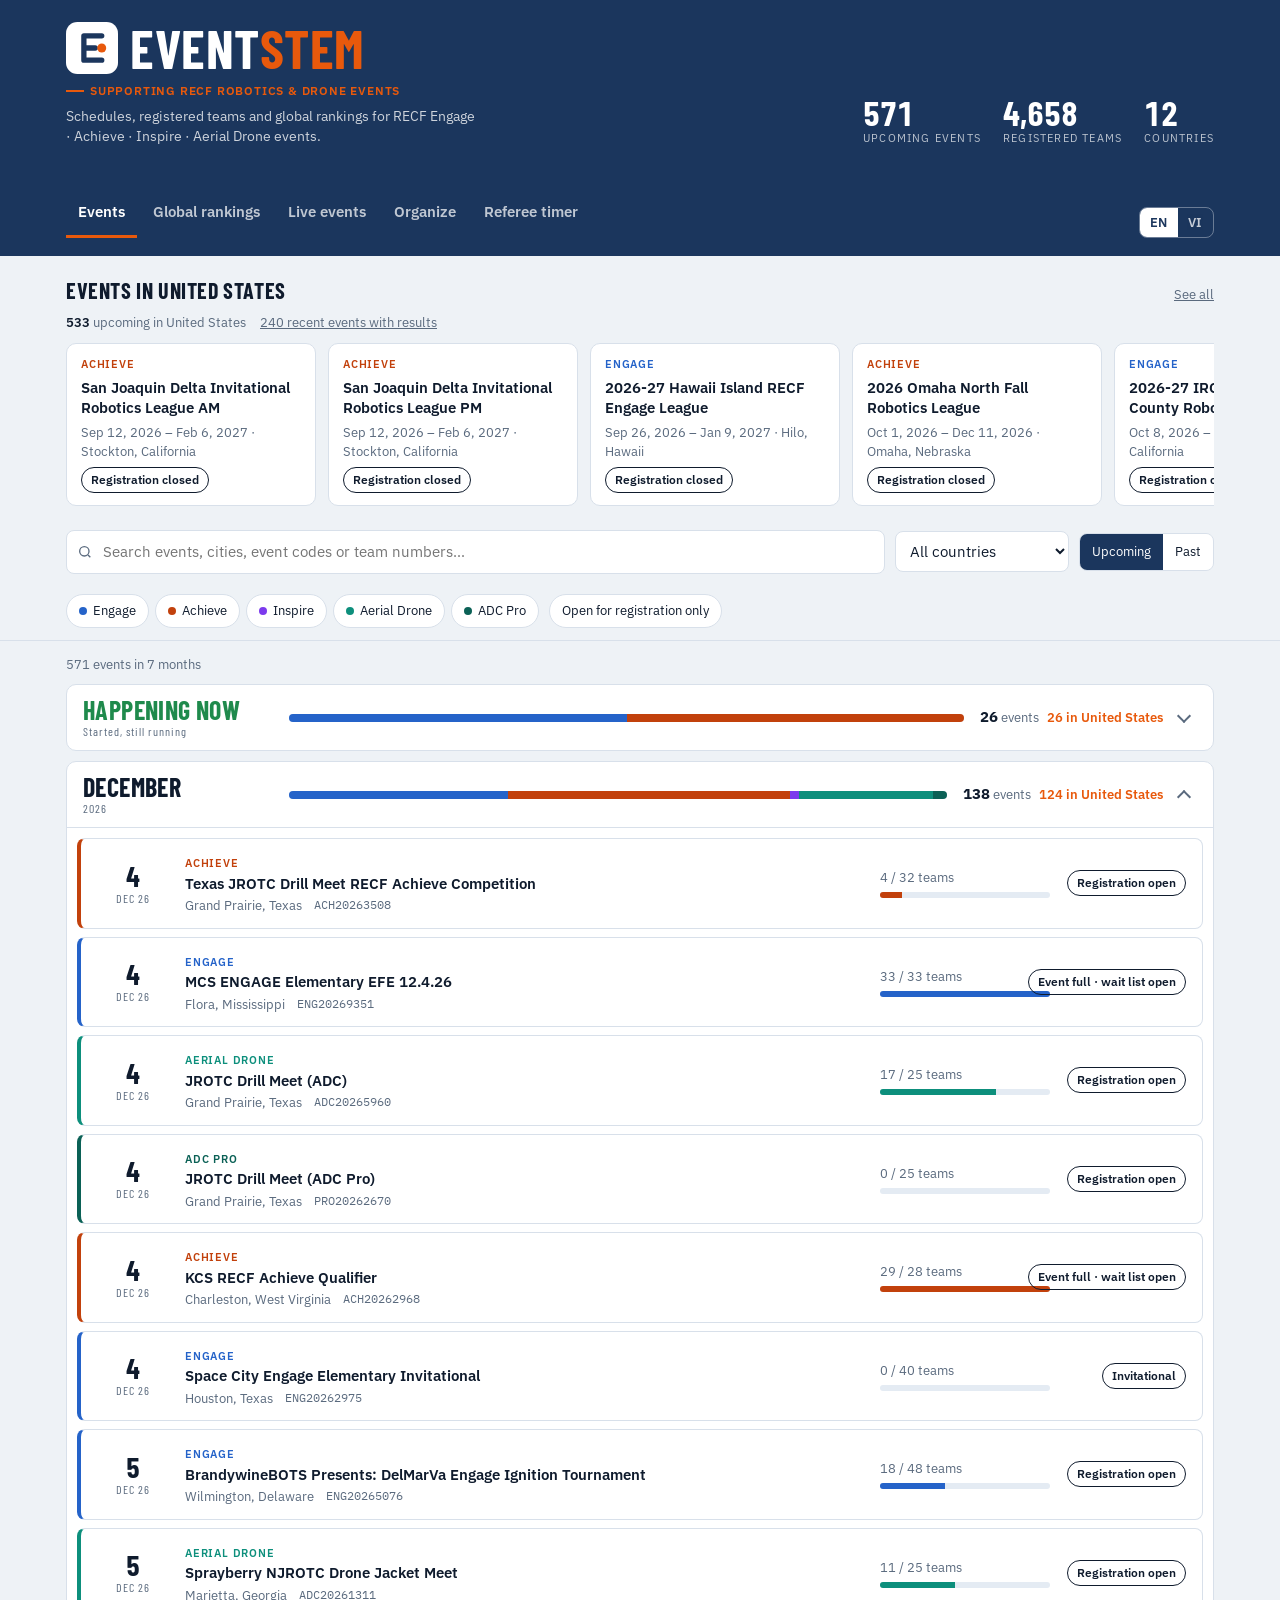
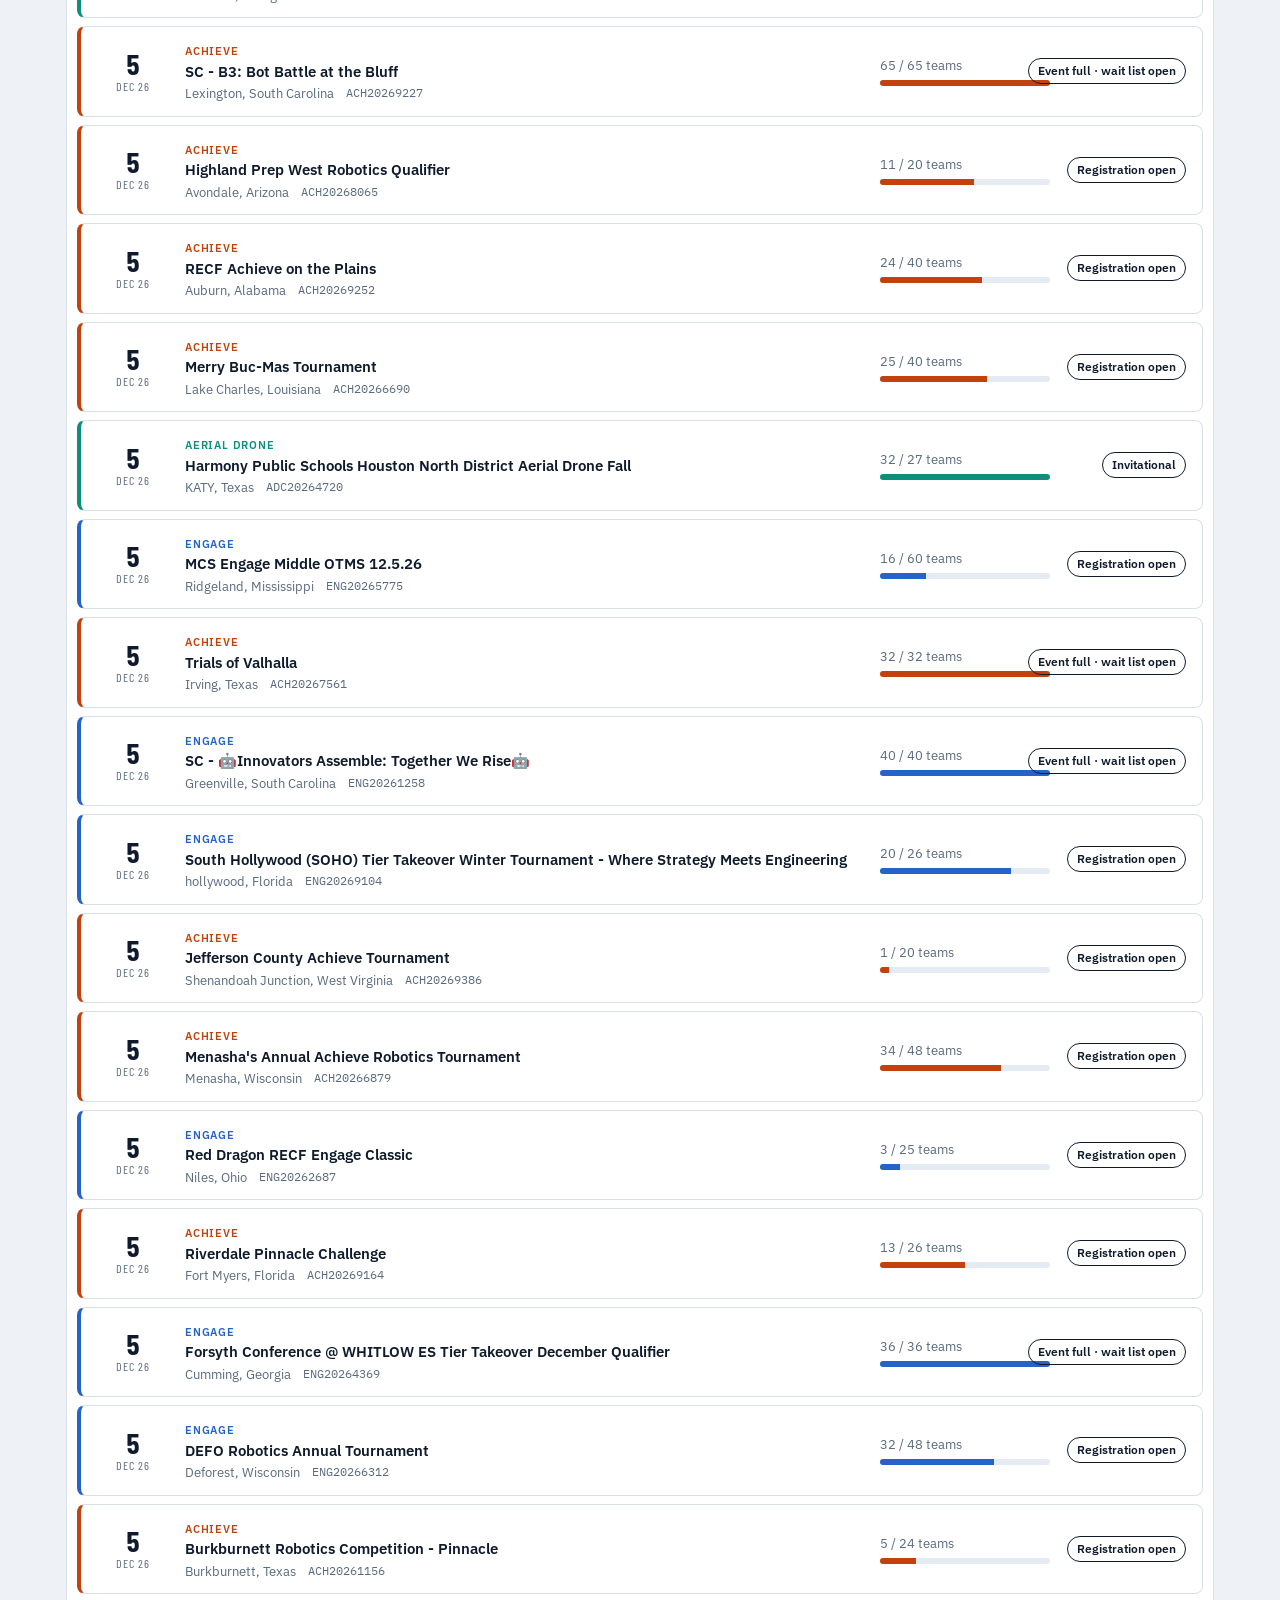
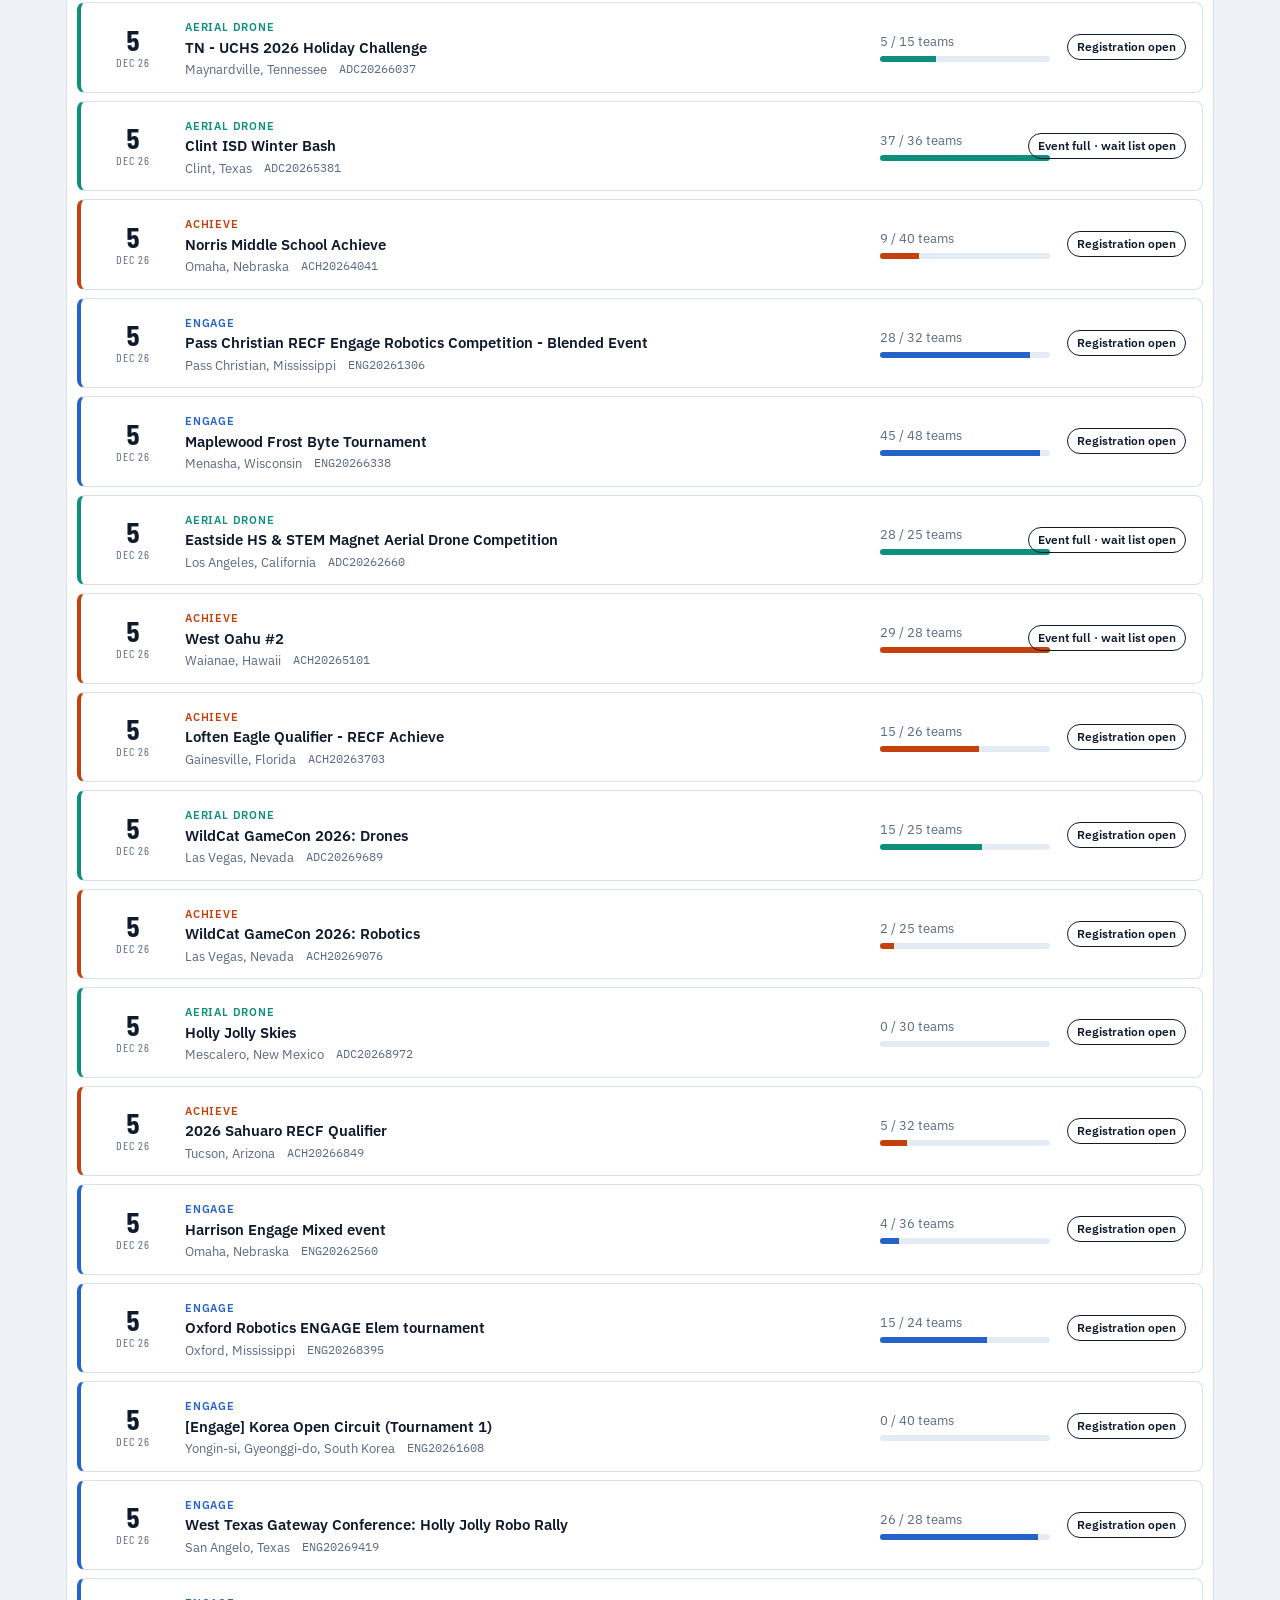
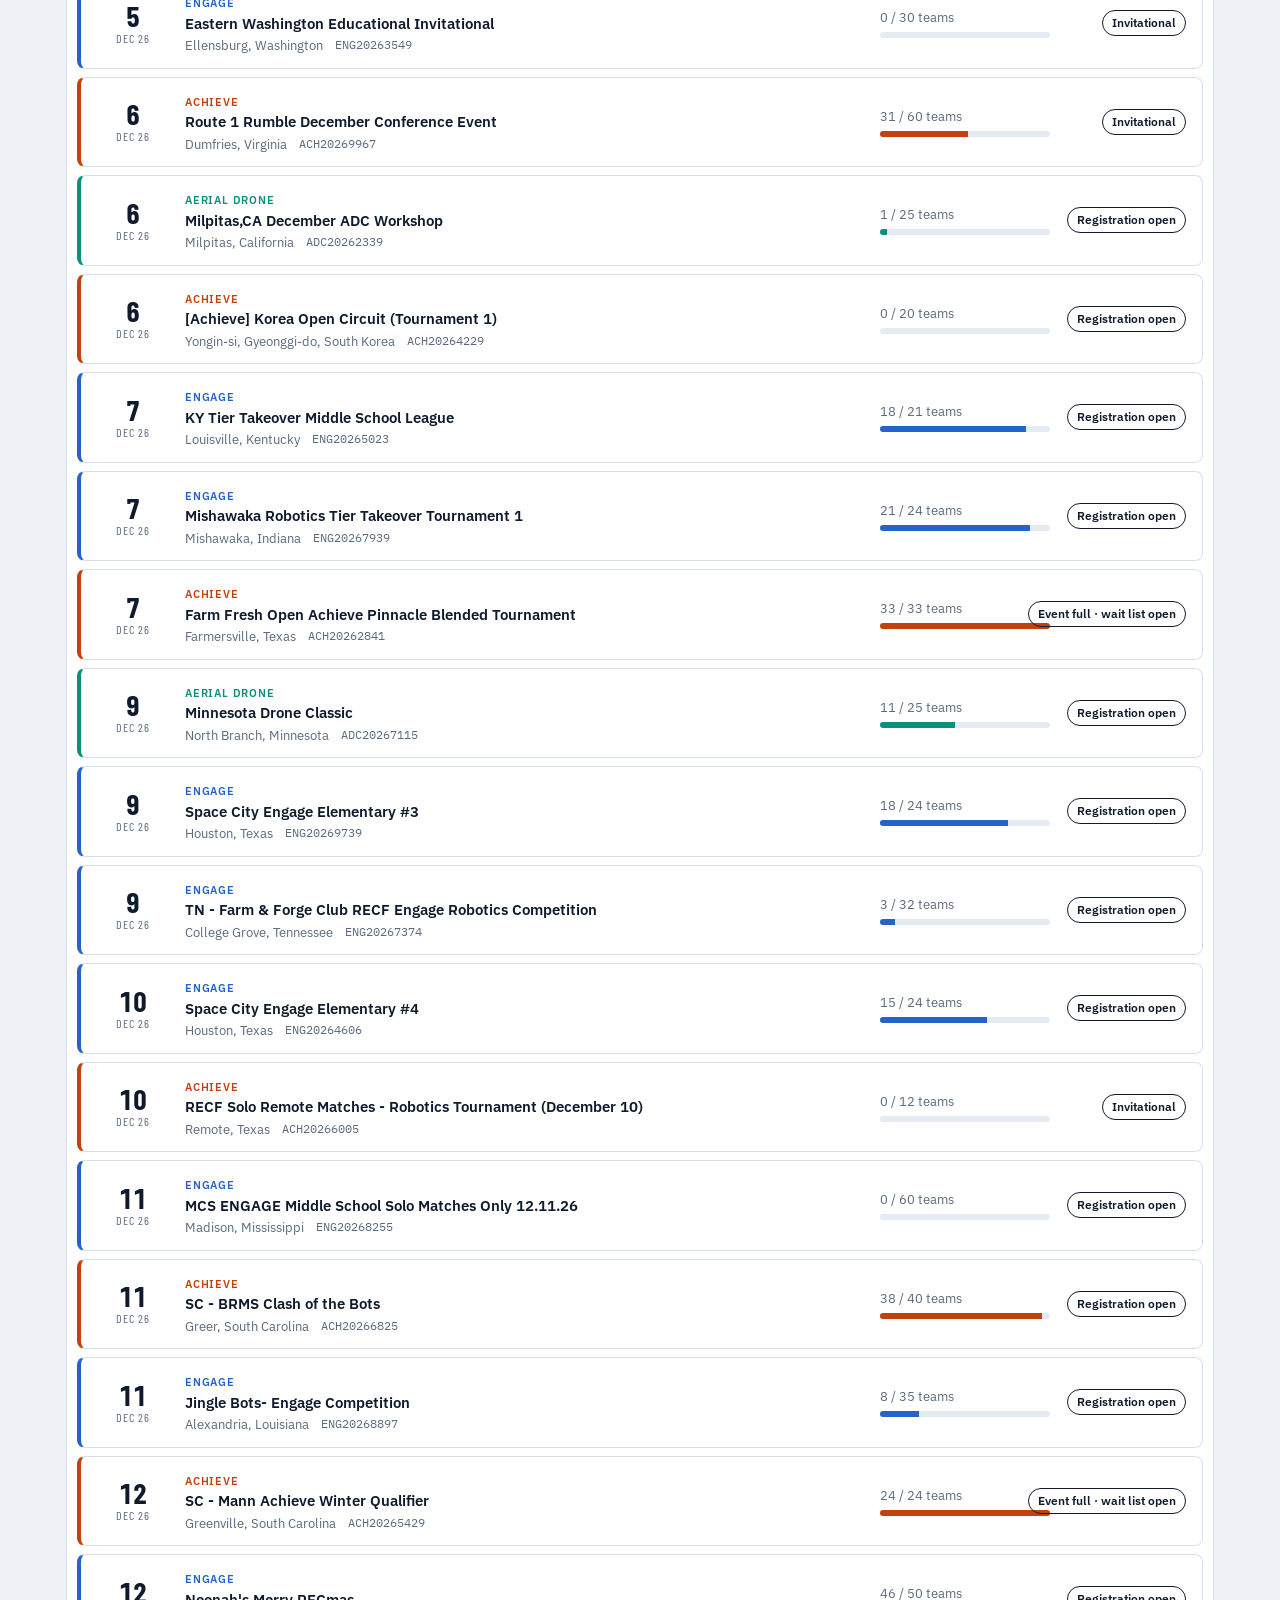
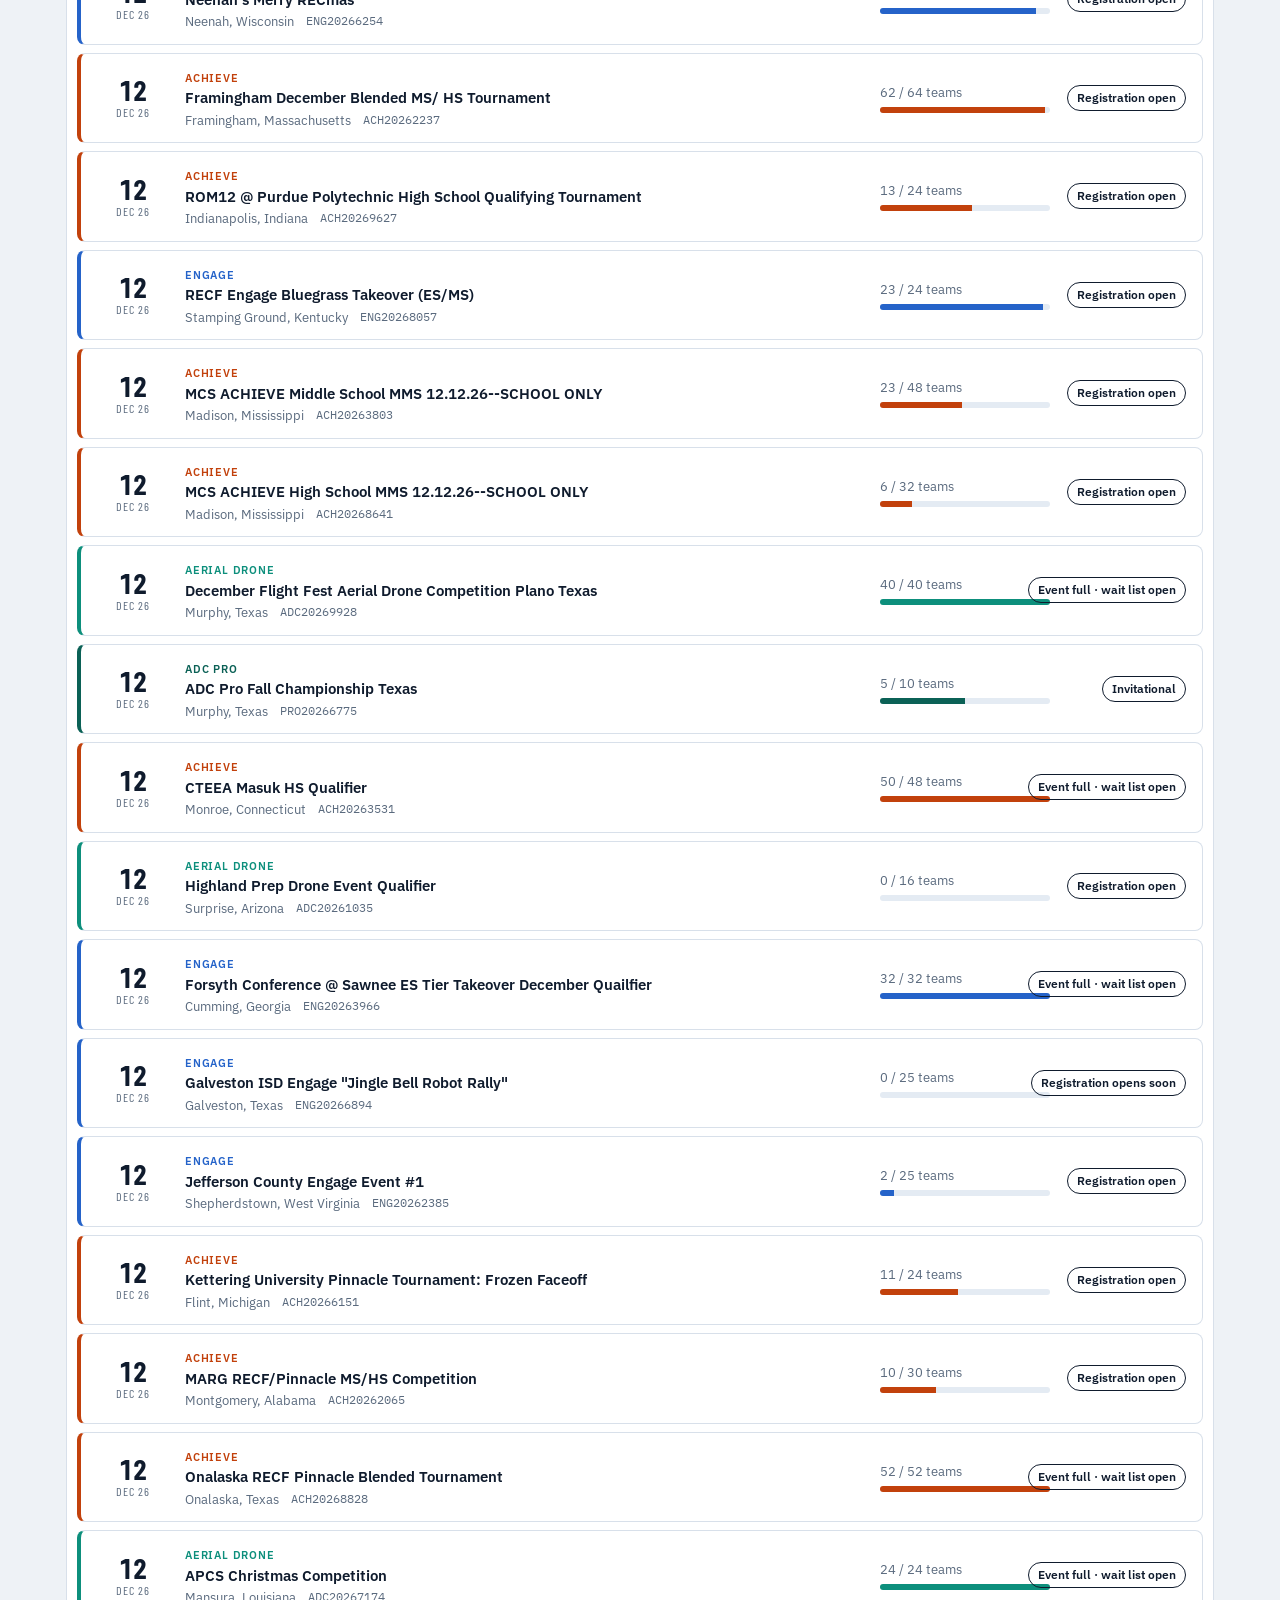
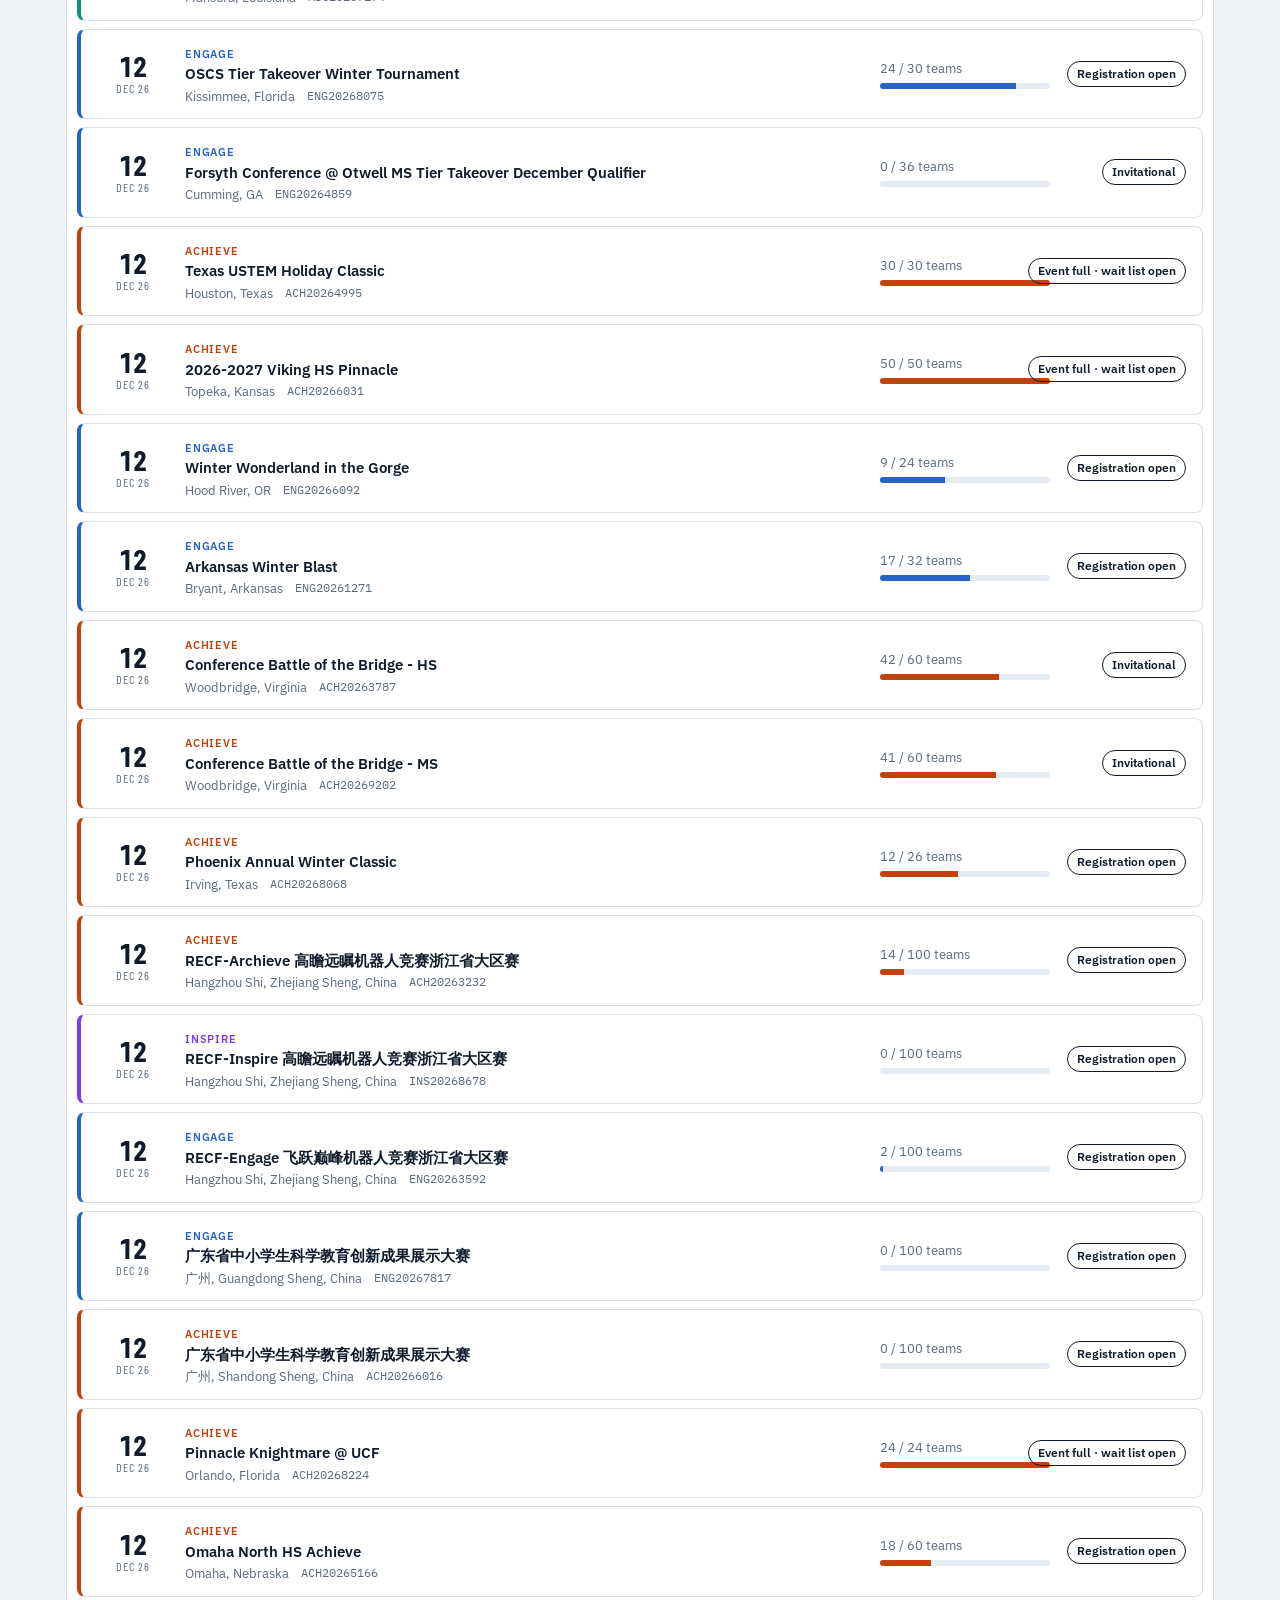
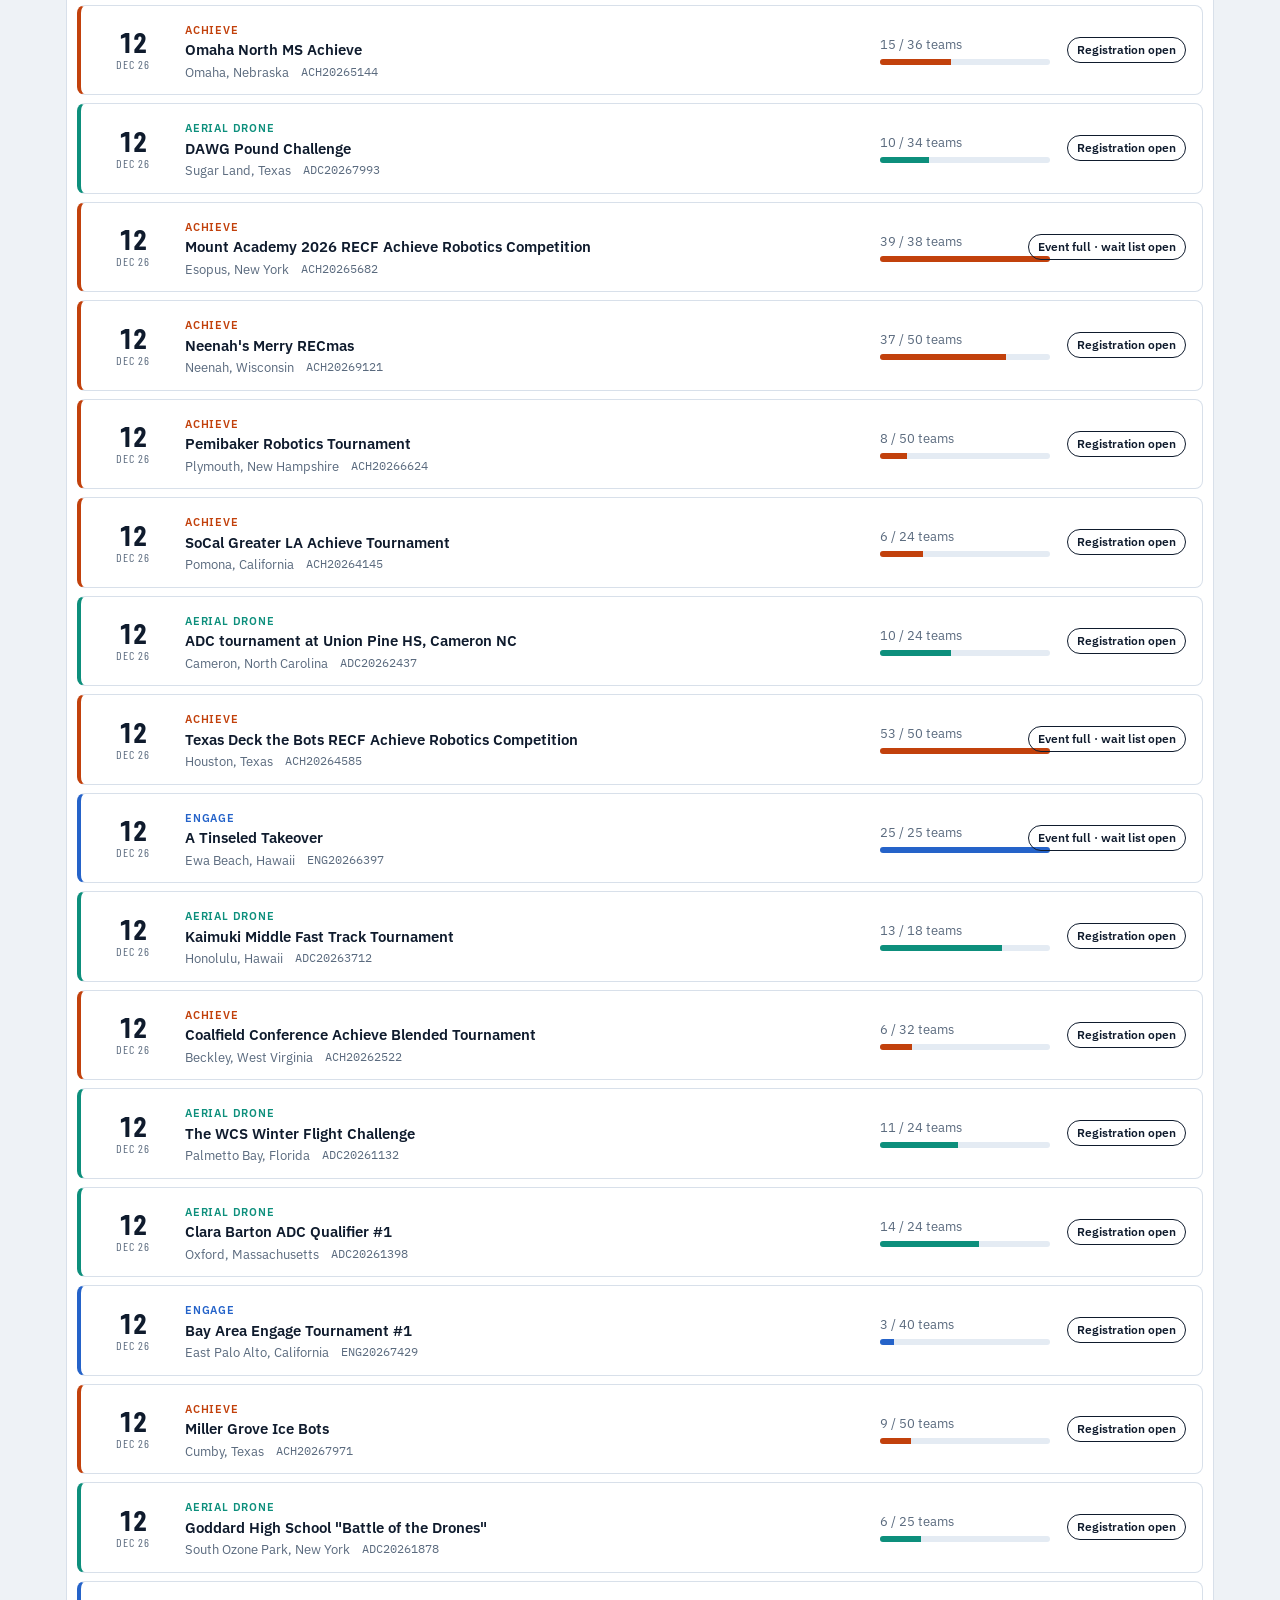
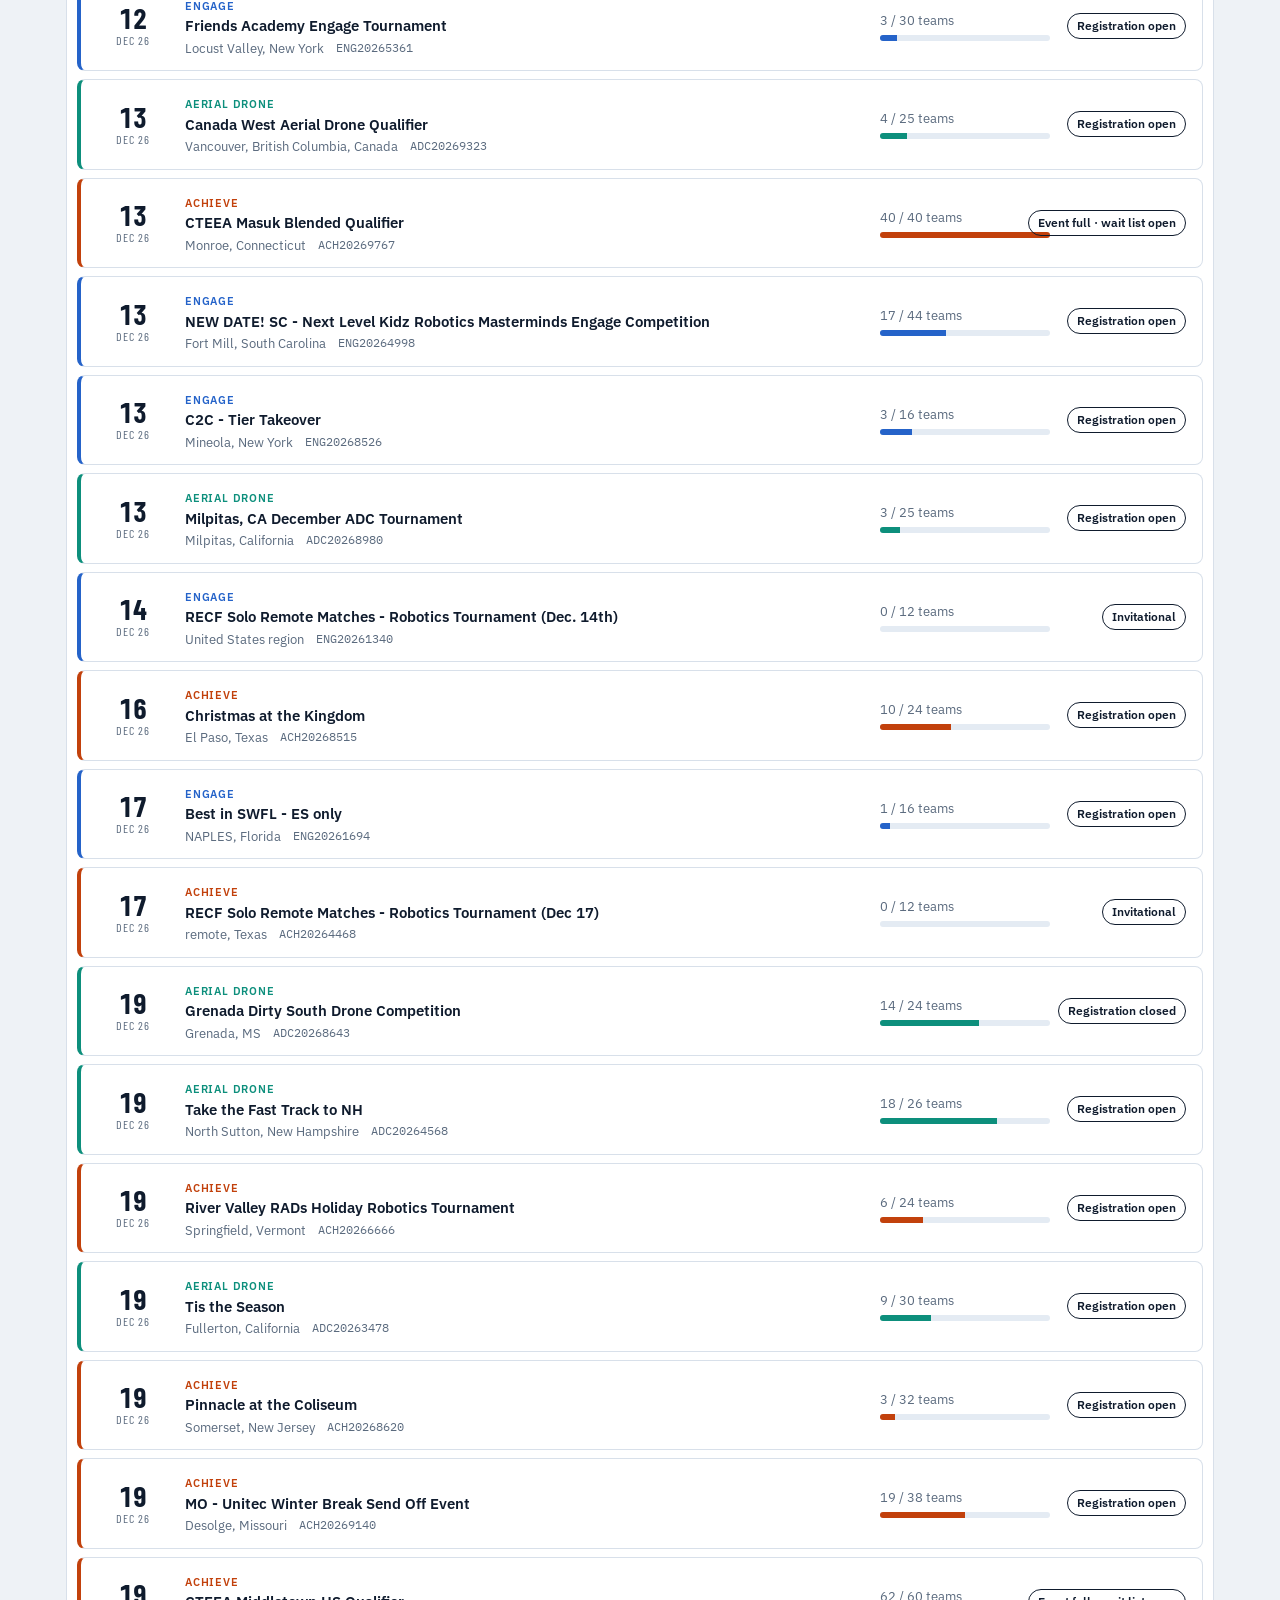
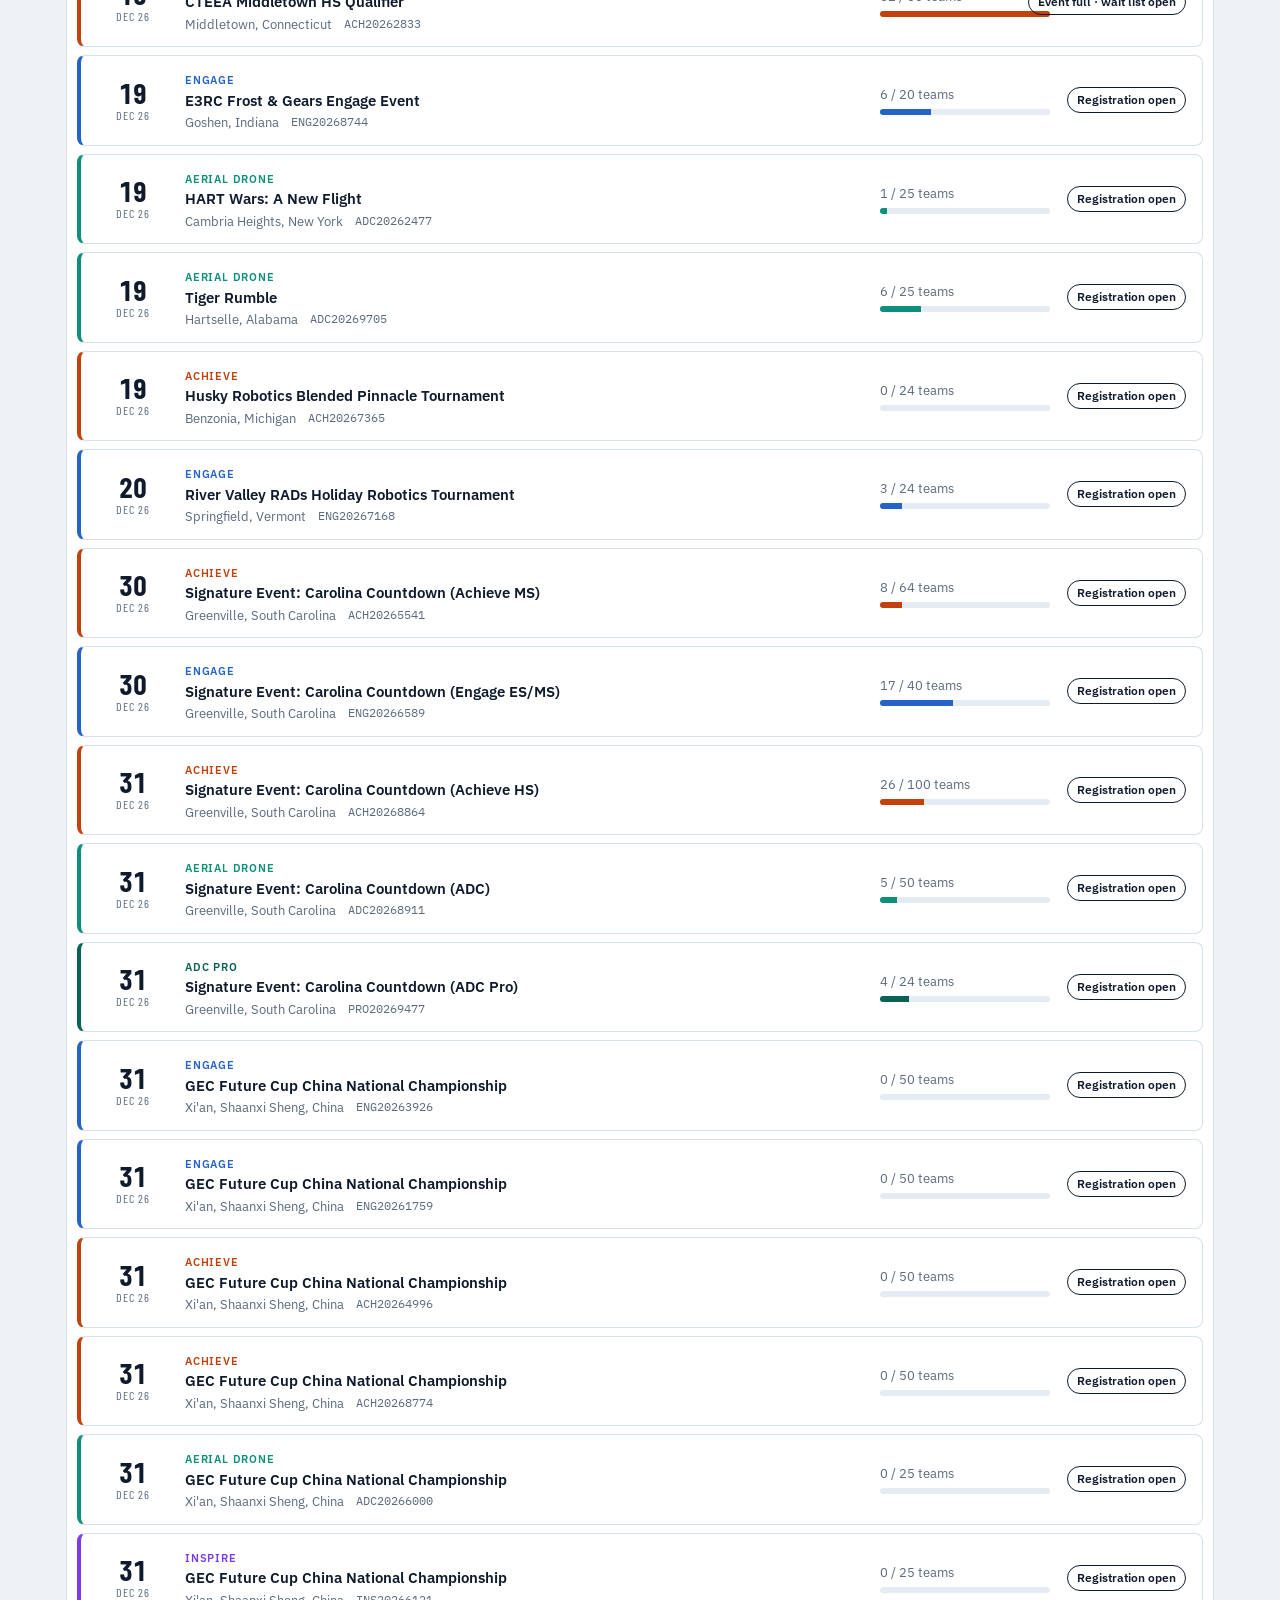
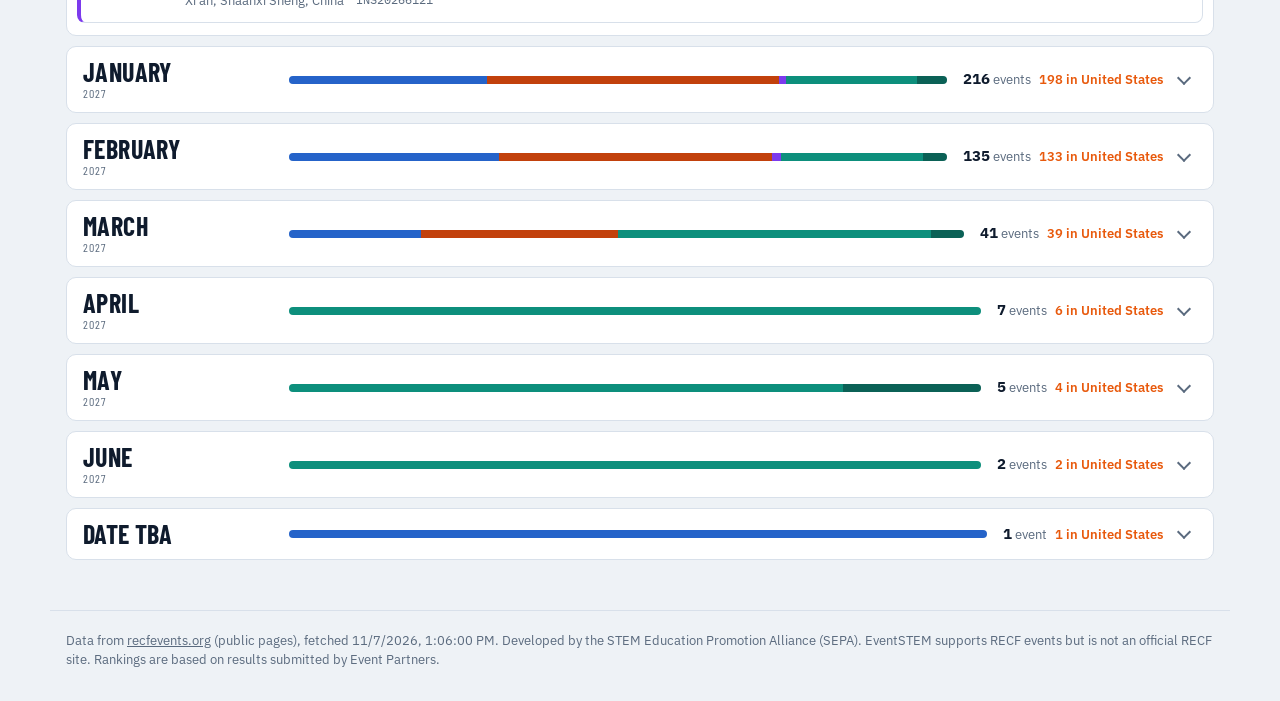
<file: index.html>
<!doctype html>
<html lang="en">
<head>
<meta charset="utf-8">
<meta name="viewport" content="width=device-width, initial-scale=1, viewport-fit=cover">
<title>EventSTEM: Every robotics match, live</title>
<meta name="description" content="Schedules, registered teams and global rankings for RECF robotics and drone events: Engage, Achieve, Inspire, Aerial Drone.">
<link rel="canonical" href="https://eventstem.com/">
<meta property="og:site_name" content="EventSTEM">
<meta property="og:title" content="EventSTEM: Every robotics match, live.">
<meta property="og:description" content="Schedules, scores and rankings for robotics tournaments worldwide.">
<meta property="og:url" content="https://eventstem.com/">
<meta property="og:type" content="website">
<meta property="og:image" content="https://eventstem.com/assets/og-image.png">
<meta property="og:image:width" content="1200">
<meta property="og:image:height" content="630">
<meta property="og:image:alt" content="EventSTEM: Every robotics match, live.">
<meta name="twitter:card" content="summary_large_image">
<meta name="twitter:image" content="https://eventstem.com/assets/og-image.png">
<link rel="icon" href="favicon.svg" type="image/svg+xml">
<link rel="icon" href="favicon-32.png" sizes="32x32" type="image/png">
<link rel="apple-touch-icon" href="apple-touch-icon.png">
<meta name="theme-color" content="#1b365d">
<meta name="color-scheme" content="light dark">
<style>html{-webkit-text-size-adjust:100%}body{margin:0}img{max-width:100%}[hidden]{display:none!important}:root{padding-top:env(safe-area-inset-top,0px);padding-bottom:env(safe-area-inset-bottom,0px)}</style>
<link rel="preconnect" href="https://fonts.googleapis.com">
<link rel="stylesheet" href="https://fonts.googleapis.com/css2?family=Barlow+Condensed:wght@600;700&family=IBM+Plex+Sans:wght@400;500;600&family=IBM+Plex+Mono:wght@500&display=swap">
<style>
/* Layout: scoreboard-style header band → filter rail → dense event list; event detail opens as a side sheet (full-screen on phones). */
:root{
  --bg:#eef2f6; --surface:#ffffff; --ink:#0f1b2d; --mut:#5a6a7e; --line:#d8e0ea; --navy:#1b365d; --navy-ink:#ffffff; --signal:#e8590c; --soft:#e4ebf3;
  --engage:#2563c9; --achieve:#c2410c; --inspire:#7c3aed; --adc:#0d8f7c; --adcpro:#0b6156; --launch:#64748b;
  --ok:#1f8a4c; --warn:#b7791f; --bad:#b42318;
  --f-disp:"Barlow Condensed","Arial Narrow",Arial,sans-serif; --f-body:"IBM Plex Sans",system-ui,-apple-system,"Segoe UI",sans-serif; --f-mono:"IBM Plex Mono",ui-monospace,Menlo,monospace;
}
@media (prefers-color-scheme: dark){:root:not([data-theme="light"]){
  --bg:#0b121c; --surface:#121c2a; --ink:#e8eef6; --mut:#93a3b8; --line:#243246; --navy:#16304f; --navy-ink:#ffffff; --signal:#ff7a33; --soft:#1a2738;
  --engage:#6b9cf0; --achieve:#f08a4b; --inspire:#a78bfa; --adc:#3cc7b0; --adcpro:#2fa792; --launch:#94a3b8; --ok:#4cc17e; --warn:#e0b04a; --bad:#f07167; color-scheme:dark}}
:root[data-theme="dark"]{
  --bg:#0b121c; --surface:#121c2a; --ink:#e8eef6; --mut:#93a3b8; --line:#243246; --navy:#16304f; --navy-ink:#ffffff; --signal:#ff7a33; --soft:#1a2738;
  --engage:#6b9cf0; --achieve:#f08a4b; --inspire:#a78bfa; --adc:#3cc7b0; --adcpro:#2fa792; --launch:#94a3b8; --ok:#4cc17e; --warn:#e0b04a; --bad:#f07167; color-scheme:dark}
*{box-sizing:border-box}
body{background:var(--bg);color:var(--ink);font-family:var(--f-body);font-size:15px;line-height:1.5}
body::before{content:"";position:fixed;inset:0 0 auto;height:env(safe-area-inset-top,0px);z-index:10;background:var(--navy)}
.wrap{max-width:1180px;margin:0 auto;padding-left:max(16px,env(safe-area-inset-left,0px));padding-right:max(16px,env(safe-area-inset-right,0px))}
a{color:inherit}
button{font:inherit;color:inherit}
:focus-visible{outline:2px solid var(--signal);outline-offset:2px}

/* header band */
.band{background:var(--navy);color:var(--navy-ink)}
.band .wrap{padding-block:22px 18px;display:flex;flex-wrap:wrap;gap:18px 32px;align-items:flex-end;justify-content:space-between}
.brand h1{font-family:var(--f-disp);font-weight:700;font-size:clamp(34px,6vw,54px);line-height:.9;margin:0;letter-spacing:.5px;text-transform:uppercase}
.brand h1 span{color:var(--signal)}
.brandrow{display:flex;align-items:center;gap:12px}
.mark{width:clamp(38px,6vw,52px);height:auto;flex:none}
.brand p{margin:6px 0 0;opacity:.78;font-size:13.5px;max-width:52ch}
.brand .sup{display:inline-flex;align-items:center;gap:6px;margin:8px 0 0;opacity:1;font-size:12px;font-weight:600;letter-spacing:.8px;text-transform:uppercase;color:var(--signal)}
.brand .sup::before{content:"";width:18px;height:2px;background:currentColor}
.tally{display:flex;gap:22px;flex-wrap:wrap}
.tally div{display:flex;flex-direction:column}
.tally b{font-family:var(--f-disp);font-size:34px;line-height:1;font-variant-numeric:tabular-nums}
.tally small{font-size:11px;letter-spacing:1.2px;text-transform:uppercase;opacity:.7}

/* giải gần bạn */
.near{padding-block:18px 4px}
.sec-h{display:flex;align-items:baseline;justify-content:space-between;gap:12px;margin:0 0 10px}
.sec-h h2{font-family:var(--f-disp);font-size:22px;letter-spacing:.6px;text-transform:uppercase;margin:0}
.sec-h a,.linkbtn{font-size:13px;color:var(--mut);background:none;border:0;cursor:pointer;text-decoration:underline;padding:0}
.strip{display:grid;grid-auto-flow:column;grid-auto-columns:minmax(250px,1fr);gap:12px;overflow-x:auto;padding-bottom:8px;scroll-snap-type:x mandatory}
.mini{scroll-snap-align:start;background:var(--surface);border:1px solid var(--line);border-radius:10px;padding:12px 14px;cursor:pointer;text-align:left;display:flex;flex-direction:column;gap:6px;min-width:0}
.mini:hover{border-color:var(--mut)}
.mini .t{font-weight:600;line-height:1.3;display:-webkit-box;-webkit-line-clamp:2;-webkit-box-orient:vertical;overflow:hidden}
.mini .m{font-size:12.5px;color:var(--mut)}
.near-sub{font-size:13px;color:var(--mut);margin:-4px 0 10px;display:flex;flex-wrap:wrap;gap:4px 14px;align-items:baseline}
.near-sub b{color:var(--ink);font-weight:600}
.mini .far{font-size:11px;font-weight:600;letter-spacing:.6px;text-transform:uppercase;color:var(--mut)}

/* filters */
.filters{position:sticky;top:env(safe-area-inset-top,0px);z-index:5;background:var(--bg);border-bottom:1px solid var(--line)}
.filters .wrap{padding-block:12px;display:flex;flex-wrap:wrap;gap:10px;align-items:center}
.filters .brk{flex-basis:100%;height:0}
.search{flex:1 1 260px;min-width:0;position:relative}
.search input{width:100%;padding:10px 12px 10px 36px;border:1px solid var(--line);border-radius:8px;background:var(--surface);color:var(--ink);font:inherit}
.search svg{position:absolute;left:11px;top:50%;transform:translateY(-50%);width:16px;height:16px;stroke:var(--mut)}
select{padding:9px 10px;border:1px solid var(--line);border-radius:8px;background:var(--surface);color:var(--ink);font:inherit;max-width:100%}
.chips{display:flex;flex-wrap:wrap;gap:6px}
.chip{border:1px solid var(--line);background:var(--surface);border-radius:999px;padding:6px 12px;font-size:13px;cursor:pointer;display:inline-flex;align-items:center;gap:6px}
.chip i{width:8px;height:8px;border-radius:50%;background:var(--c)}
.chip[aria-pressed="true"]{background:var(--ink);color:var(--bg);border-color:var(--ink)}
.seg{display:inline-flex;flex-wrap:wrap;border:1px solid var(--line);border-radius:8px;overflow:hidden}
.seg button{white-space:nowrap;border:0;background:var(--surface);padding:8px 12px;font-size:13px;cursor:pointer}
.seg button[aria-pressed="true"]{background:var(--navy);color:var(--navy-ink)}

/* list */
.list{padding-block:14px 40px}
.count{font-size:13px;color:var(--mut);margin:0 0 10px}
.ev{display:grid;grid-template-columns:72px minmax(0,1fr) 170px 120px;gap:16px;align-items:center;background:var(--surface);border:1px solid var(--line);border-left:4px solid var(--c);border-radius:8px;padding:12px 16px;margin-bottom:8px;cursor:pointer;text-align:left;width:100%}
.ev:hover{border-color:var(--mut);border-left-color:var(--c)}
.date{font-family:var(--f-disp);text-align:center;line-height:1}
.date b{display:block;font-size:28px;font-variant-numeric:tabular-nums}
.date small{font-size:12px;letter-spacing:1px;text-transform:uppercase;color:var(--mut)}
.ev .t{font-weight:600;line-height:1.3;overflow-wrap:anywhere}
.ev .m{font-size:13px;color:var(--mut);display:flex;flex-wrap:wrap;gap:4px 12px;margin-top:3px}
.code{font-family:var(--f-mono);font-size:12px;color:var(--mut)}
.prog{font-size:11px;font-weight:600;letter-spacing:.8px;text-transform:uppercase;color:var(--c)}
.fill{font-size:12.5px;color:var(--mut);font-variant-numeric:tabular-nums}
.bar{height:6px;border-radius:3px;background:var(--soft);margin-top:5px;overflow:hidden}
.bar span{display:block;height:100%;background:var(--c)}
.pill{justify-self:end;font-size:12px;font-weight:600;padding:3px 9px;border-radius:999px;border:1px solid currentColor;white-space:nowrap}
.s-open{color:var(--ok)} .s-soon{color:var(--warn)} .s-full,.s-closed{color:var(--bad)} .s-ended{color:var(--mut)}
/* nhóm theo tháng: bấm vào tháng để mở danh sách từng ngày */
.mon{background:var(--surface);border:1px solid var(--line);border-radius:10px;margin-bottom:10px}
.mon>summary{display:grid;grid-template-columns:190px minmax(0,1fr) auto 18px;gap:16px;align-items:center;padding:12px 16px;cursor:pointer;list-style:none;border-radius:10px}
.mon>summary::-webkit-details-marker{display:none}
.mon>summary:hover{background:var(--soft)}
.mon[open]>summary{border-bottom:1px solid var(--line);border-radius:10px 10px 0 0}
.mn{font-family:var(--f-disp);line-height:1}
.mn b{display:block;font-size:26px;letter-spacing:.4px;text-transform:uppercase;white-space:nowrap}
.mn small{font-size:12px;letter-spacing:1px;color:var(--mut)}
.mix{display:flex;height:8px;border-radius:4px;overflow:hidden;background:var(--soft)}
.mix span{display:block;height:100%;background:var(--c)}
.mstat{font-size:13px;color:var(--mut);text-align:right;white-space:nowrap}
.mstat b{color:var(--ink);font-size:15px}
.mstat .here{display:inline-block;margin-left:8px;color:var(--signal);font-weight:600}
.chev{width:10px;height:10px;border-right:2px solid var(--mut);border-bottom:2px solid var(--mut);transform:rotate(45deg);margin-top:-4px;transition:transform .15s}
.mon[open] .chev{transform:rotate(225deg);margin-top:4px}
.mbody{padding:10px 10px 4px}
.mbody .ev{margin-bottom:8px}
.dayh{font-size:12px;font-weight:600;letter-spacing:.8px;text-transform:uppercase;color:var(--mut);margin:6px 6px 6px}
.mon.now>summary .mn b{color:var(--ok)}
.chip.reg[aria-pressed="true"]{background:var(--ok);border-color:var(--ok);color:#fff}
.empty{padding:40px 0;text-align:center;color:var(--mut)}
@media (max-width:760px){
  .band .wrap{padding-block:14px 8px;gap:10px 18px;align-items:center}
  .brand p{display:none}
  .brand .sup{display:inline-flex;font-size:11px}
  .tally{gap:16px}
  .tally b{font-size:22px}
  .tally small{font-size:9.5px;letter-spacing:.8px}
  .mon>summary{grid-template-columns:minmax(0,1fr) auto 14px;gap:8px 12px;padding:10px 12px}
  .mon>summary .mix{grid-column:1/-1;grid-row:2}
  .mn b{font-size:22px}
  .mbody{padding:8px 6px 2px}
  .filters{position:static}
  .ev{grid-template-columns:56px minmax(0,1fr);gap:6px 12px}
  .ev .cap,.ev .pill{grid-column:2}
  .ev .pill{justify-self:start}
  .date b{font-size:24px}
}

/* detail sheet */
.scrim{position:fixed;inset:0;background:rgba(5,12,22,.5);z-index:20}
.sheet{position:fixed;top:0;right:0;bottom:0;width:min(640px,100%);background:var(--surface);z-index:21;overflow-y:auto;box-shadow:-10px 0 40px rgba(0,0,0,.25);padding-top:env(safe-area-inset-top,0px);padding-bottom:env(safe-area-inset-bottom,0px);padding-right:env(safe-area-inset-right,0px)}
.sh-top{background:var(--navy);color:var(--navy-ink);padding:18px 20px 16px;position:relative}
.sh-top .prog{color:var(--navy-ink);opacity:.8}
.sh-top h2{font-family:var(--f-disp);font-size:30px;line-height:1.05;margin:6px 40px 6px 0;text-wrap:balance}
.sh-top .code{color:var(--navy-ink);opacity:.75}
.x{position:absolute;top:14px;right:14px;width:34px;height:34px;border-radius:8px;border:1px solid rgba(255,255,255,.3);background:transparent;color:var(--navy-ink);cursor:pointer;font-size:18px}
.facts{display:grid;grid-template-columns:repeat(auto-fit,minmax(110px,1fr));gap:1px;background:var(--line);border-bottom:1px solid var(--line)}
.facts div{background:var(--surface);padding:12px 16px}
.facts small{display:block;font-size:11px;letter-spacing:1px;text-transform:uppercase;color:var(--mut)}
.facts b{font-weight:600;font-variant-numeric:tabular-nums}
.tabs{display:flex;gap:4px;padding:12px 16px 0;border-bottom:1px solid var(--line)}
.tabs button{border:0;background:none;padding:8px 12px;cursor:pointer;border-bottom:3px solid transparent;font-weight:500;color:var(--mut)}
.tabs button[aria-selected="true"]{color:var(--ink);border-bottom-color:var(--signal)}
.pane{padding:16px 20px 28px}
.pane h3{font-size:12px;letter-spacing:1.2px;text-transform:uppercase;color:var(--mut);margin:16px 0 6px}
.pane h3:first-child{margin-top:0}
.pane p{margin:0;max-width:65ch}
.tbl{overflow-x:auto}
table{width:100%;border-collapse:collapse;font-size:14px}
th{text-align:left;font-size:11.5px;letter-spacing:.8px;text-transform:uppercase;color:var(--mut);font-weight:600;padding:6px 8px;border-bottom:2px solid var(--line)}
td{padding:7px 8px;border-bottom:1px solid var(--line);vertical-align:top}
td.n{font-variant-numeric:tabular-nums;text-align:right}
.note{background:var(--soft);border-radius:8px;padding:14px 16px;font-size:14px}
.note b{display:block;margin-bottom:4px}
.out{display:inline-block;margin-top:14px;font-weight:600;color:var(--engage)}
.awards{display:flex;flex-wrap:wrap;gap:6px}
.awards span{background:var(--soft);border-radius:6px;padding:4px 9px;font-size:13px}
footer{color:var(--mut);font-size:12.5px;padding-block:20px 32px;border-top:1px solid var(--line)}

/* view nav */
.views{display:flex;flex-wrap:wrap;gap:0 4px;margin-top:4px}
.views a{color:var(--navy-ink);opacity:.72;text-decoration:none;font-weight:600;padding:10px 12px 12px;border-bottom:3px solid transparent;font-size:15px;white-space:nowrap}
.views a[aria-current="page"]{opacity:1;border-bottom-color:var(--signal)}
.views a:hover{opacity:1}
.navrow{display:flex;align-items:center;justify-content:space-between;gap:12px;flex-wrap:wrap}
.lang{display:inline-flex;border:1px solid rgba(255,255,255,.35);border-radius:8px;overflow:hidden}
.lang button{border:0;background:transparent;color:var(--navy-ink);opacity:.75;padding:5px 10px;font-size:12.5px;font-weight:600;letter-spacing:.6px;cursor:pointer}
.lang button[aria-pressed="true"]{background:var(--navy-ink);color:var(--navy);opacity:1}
/* rankings */
.rk-wrap{padding-block:18px 40px}
.sample{background:color-mix(in srgb,var(--warn) 14%,var(--surface));border:1px solid color-mix(in srgb,var(--warn) 45%,transparent);border-radius:8px;padding:12px 14px;font-size:14px;margin-bottom:14px}
.rk-ctl{display:flex;flex-wrap:wrap;gap:10px;align-items:center;margin-bottom:14px}
.rk-search{flex:1 1 200px}
.seg button:disabled{opacity:.4;cursor:not-allowed}
.boards{display:grid;grid-template-columns:repeat(3,minmax(0,1fr));gap:8px;margin-bottom:12px}
.boards button{text-align:left;background:var(--surface);border:1px solid var(--line);border-radius:10px;padding:10px 14px;cursor:pointer;font-family:var(--f-disp);font-size:22px;font-weight:700;letter-spacing:.4px;text-transform:uppercase;line-height:1.1}
.boards button small{display:block;font-family:var(--f-body);font-size:12px;font-weight:400;letter-spacing:0;text-transform:none;color:var(--mut)}
.boards button[aria-selected="true"]{border-color:var(--ink);box-shadow:inset 0 -4px 0 var(--c,var(--signal))}
.rk-table{background:var(--surface);border:1px solid var(--line);border-radius:10px;overflow-x:auto}
.rk-table table{min-width:640px}
.rk-table td,.rk-table th{padding:9px 12px}
.rk-table tr.tr{cursor:pointer}
.rk-table tr.tr:hover td{background:var(--soft)}
.rk-table .pos{font-family:var(--f-disp);font-size:22px;font-weight:700;width:52px;font-variant-numeric:tabular-nums}
.rk-table tr:nth-child(-n+3) .pos{color:var(--signal)}
.rk-table .big{font-family:var(--f-disp);font-size:22px;font-weight:700;font-variant-numeric:tabular-nums}
.rk-table .tm{font-weight:600}
.rk-table .sub{display:block;font-size:12.5px;color:var(--mut);font-weight:400}
.cc{display:inline-block;font-family:var(--f-mono);font-size:11px;border:1px solid var(--line);border-radius:4px;padding:0 5px;margin-left:6px;color:var(--mut);vertical-align:1px}
.gr{font-size:11.5px;color:var(--mut)}
.aw{display:inline-block;background:var(--soft);border-radius:5px;padding:1px 7px;font-size:12px;margin:2px 4px 2px 0}
.rk-info{display:grid;grid-template-columns:repeat(auto-fit,minmax(300px,1fr));gap:14px;margin-top:18px}
.rk-info details{background:var(--surface);border:1px solid var(--line);border-radius:10px;padding:12px 16px;min-width:0}
.rk-info summary{font-weight:600;cursor:pointer}
.rk-info p,.rk-info li{font-size:14px;max-width:65ch}
.rk-info ul{padding-left:18px;margin:8px 0 0}
@media (max-width:760px){.boards button{font-size:18px;padding:8px 10px}.boards button small{display:none}}
/* điện thoại: menu 1 dòng (cuộn ngang), mỗi giải gọn 3 dòng */
@media (max-width:760px){
  .navrow{flex-wrap:nowrap}
  .views{flex-wrap:nowrap;overflow-x:auto;min-width:0;scrollbar-width:none;flex:1}
  .views a{padding:8px 10px 10px;font-size:14px}
  .ev{grid-template-columns:48px minmax(0,1fr) auto;padding:10px 12px;gap:4px 10px}
  .ev .date{grid-row:1/3}
  .ev>div:nth-child(2){grid-column:2/4}
  .ev .cap{grid-column:2}
  .ev .pill{grid-column:3;grid-row:2;align-self:center}
  .ev .m .code{display:none}
  .bar{display:none}
}
@media (prefers-reduced-motion:no-preference){.sheet{animation:in .22s ease-out}@keyframes in{from{transform:translateX(24px);opacity:.6}}}
</style>

</head>
<body>
<header class="band"><div class="wrap">
  <div class="brand"><div class="brandrow"><img class="mark" src="assets/logo-mark-white.svg" alt="" width="52" height="52"><h1>Event<span>STEM</span></h1></div><p class="sup" data-vi="Đồng hành cùng các giải robot &amp; drone RECF">Supporting RECF robotics &amp; drone events</p><p data-vi="Lịch thi đấu, đội đăng ký và bảng xếp hạng toàn cầu các giải RECF Engage · Achieve · Inspire · Aerial Drone.">Schedules, registered teams and global rankings for RECF Engage · Achieve · Inspire · Aerial Drone events.</p></div>
  <div class="tally" id="tally"></div>
</div>
<div class="wrap navrow"><nav class="views" aria-label="Main" data-vi-aria="Mục chính"><a href="#giai" id="navEvents" aria-current="page" data-vi="Giải đấu">Events</a><a href="#xephang" id="navRank" data-vi="Xếp hạng toàn cầu">Global rankings</a><a href="event.html" data-vi="Giải trực tiếp">Live events</a><a href="manage.html" data-vi="Tổ chức giải">Organize</a><a href="timer.html" data-vi="Đồng hồ trọng tài">Referee timer</a></nav>
  <div class="lang" id="lang" role="group" aria-label="Language / Ngôn ngữ"><button type="button" data-l="en" lang="en" aria-pressed="true">EN</button><button type="button" data-l="vi" lang="vi" aria-pressed="false">VI</button></div></div>
</header>

<div id="viewEvents">
<section class="wrap near" id="nearSec" hidden>
  <div class="sec-h"><h2 id="nearH"></h2><button class="linkbtn" id="nearAll" type="button" data-vi="Xem tất cả">See all</button></div>
  <p class="near-sub" id="nearSub"></p>
  <div class="strip" id="nearStrip"></div>
</section>

<div class="filters"><div class="wrap">
  <label class="search"><svg viewBox="0 0 24 24" fill="none" stroke-width="2"><circle cx="11" cy="11" r="7"/><path d="m20 20-3.5-3.5"/></svg>
    <input id="q" type="search" placeholder="Search events, cities, event codes or team numbers…" data-vi-ph="Tìm giải, thành phố, mã giải hoặc mã đội…" aria-label="Search" data-vi-aria="Tìm kiếm"></label>
  <select id="country" aria-label="Country" data-vi-aria="Quốc gia"></select>
  <div class="seg" id="when"><button type="button" data-v="up" aria-pressed="true" data-vi="Sắp tới">Upcoming</button><button type="button" data-v="past" aria-pressed="false" data-vi="Đã kết thúc">Past</button></div>
  <span class="brk"></span>
  <div class="chips" id="progChips"></div>
  <button type="button" class="chip reg" id="regOpen" aria-pressed="false"><span data-vi="Chỉ giải đang mở đăng ký">Open for registration only</span></button>
</div></div>

<main class="wrap list">
  <p class="count" id="count"></p>
  <div id="list"></div>
</main>
</div>

<div id="viewRank" hidden>
  <div class="wrap rk-wrap">
    <div class="sample" id="rkSample" hidden data-vi="&lt;b&gt;Dữ liệu mẫu.&lt;/b&gt; Các đội, giải và điểm dưới đây là ví dụ để xem thử cách bảng xếp hạng hoạt động, không phải kết quả thật. Bảng sẽ dùng kết quả thật khi Event Partner gửi điểm."><b>Sample data.</b> The teams, events and scores below are examples showing how the rankings work, not real results. Real results will replace them once Event Partners submit scores.</div>
    <div class="rk-ctl">
      <div class="seg" id="rkProg" role="group" aria-label="Program" data-vi-aria="Chương trình"></div>
      <div class="seg" id="rkGrade" role="group" aria-label="Grade level" data-vi-aria="Cấp học"></div>
      <select id="rkCountry" aria-label="Country" data-vi-aria="Quốc gia"></select>
      <select id="rkSeason" aria-label="Season" data-vi-aria="Mùa giải"></select>
      <label class="search rk-search"><svg viewBox="0 0 24 24" fill="none" stroke-width="2"><circle cx="11" cy="11" r="7"/><path d="m20 20-3.5-3.5"/></svg>
        <input id="rkQ" type="search" placeholder="Search team number or name…" data-vi-ph="Tìm mã hoặc tên đội…" aria-label="Search teams" data-vi-aria="Tìm đội"></label>
    </div>
    <div class="boards" role="tablist" id="rkBoards">
      <button role="tab" type="button" data-b="solo" aria-selected="true">Solo<small></small></button>
      <button role="tab" type="button" data-b="ally" aria-selected="false">Alliance<small data-vi="Thi đấu liên minh">Alliance matches</small></button>
      <button role="tab" type="button" data-b="award" aria-selected="false"><span data-vi="Thành tích">Awards</span><small data-vi="Giải thưởng cả mùa">Season awards</small></button>
    </div>
    <p class="count" id="rkCount"></p>
    <div class="rk-table" id="rkTable"></div>
    <div class="rk-info">
      <details open><summary data-vi="Cách tính">How it's calculated</summary><div id="rkMethod"></div></details>
      <details><summary data-vi="Dành cho Event Partner: gửi kết quả giải">For Event Partners: submitting results</summary>
        <p data-vi="Sau mỗi giải, xuất kết quả thành file CSV theo mẫu (mỗi dòng là một điểm hoặc một giải thưởng của một đội) và gửi cho SEPA. Kết quả chỉ được tính khi giải có trong danh sách giải RECF và Event Partner đã được xác minh.">After each event, export the results as a CSV file using the template (one row per score or award for a team) and send it to SEPA. Results only count when the event is listed on RECF Events and the Event Partner has been verified.</p>
        <div class="tbl"><table><thead><tr><th data-vi="Cột">Column</th><th data-vi="Ví dụ">Example</th><th data-vi="Ghi chú">Notes</th></tr></thead><tbody>
          <tr><td class="code">event_code</td><td>ENG20261234</td><td data-vi="Mã giải trên RECF Events">Event code on RECF Events</td></tr>
          <tr><td class="code">program</td><td>Engage</td><td>Engage, Achieve, Inspire, ADC, ADC Pro</td></tr>
          <tr><td class="code">team / team_name</td><td>VN1234A / Sao Mai</td><td data-vi="Mã đội và tên đội">Team number and team name</td></tr>
          <tr><td class="code">team_country</td><td>United States</td><td data-vi="Tên quốc gia tiếng Anh">Country name in English</td></tr>
          <tr><td class="code">grade</td><td>ES</td><td data-vi="ES tiểu học · MS THCS · HS THPT · UNI đại học">ES elementary · MS middle school · HS high school · UNI university</td></tr>
          <tr><td class="code">type</td><td>solo1</td><td>solo1 Driving/Piloting · solo2 Coding/Autonomous · alliance · award</td></tr>
          <tr><td class="code">value</td><td>85</td><td data-vi="Điểm, hoặc tên giải thưởng nếu type là award">Score, or the award name if type is award</td></tr>
        </tbody></table></div>
      </details>
    </div>
  </div>
</div>

<footer class="wrap" id="foot"></footer>

<div class="scrim" id="scrim" hidden></div>
<aside class="sheet" id="sheet" hidden role="dialog" aria-modal="true" aria-labelledby="shTitle"></aside>

<script src="js/geo.js"></script>
<script>
var TODAY = new Date().toISOString().slice(0,10);
/* Ngôn ngữ: tiếng Anh mặc định; ?lang=vi hoặc nút EN/VI, lựa chọn được nhớ trong trình duyệt. */
var LANG=(function(){var q=/[?&]lang=(en|vi)\b/.exec(location.search);if(q)return q[1];try{var v=localStorage.getItem('lang');if(v==='en'||v==='vi')return v;}catch(x){}return 'en';})();
function tr(en,vi){return LANG==='vi'?vi:en;}
function loc(){return LANG==='vi'?'vi-VN':'en-US';}
function applyStatic(){
  document.documentElement.lang=LANG;
  document.querySelectorAll('[data-vi]').forEach(function(el){if(el.dataset.en==null)el.dataset.en=el.innerHTML;el.innerHTML=LANG==='vi'?el.dataset.vi:el.dataset.en;});
  document.querySelectorAll('[data-vi-ph]').forEach(function(el){if(el.dataset.enPh==null)el.dataset.enPh=el.placeholder;el.placeholder=LANG==='vi'?el.dataset.viPh:el.dataset.enPh;});
  document.querySelectorAll('[data-vi-aria]').forEach(function(el){if(el.dataset.enAria==null)el.dataset.enAria=el.getAttribute('aria-label');el.setAttribute('aria-label',LANG==='vi'?el.dataset.viAria:el.dataset.enAria);});
  document.querySelectorAll('#lang button').forEach(function(b){b.setAttribute('aria-pressed',b.dataset.l===LANG);});
}
function setLang(l){
  if(l===LANG)return; LANG=l; try{localStorage.setItem('lang',l);}catch(x){}
  closeEvent(); applyStatic();
  if(EV.length){paintEvents();render();}
  if(RS){paintRankOptions();drawRankCtl();drawRank();}
}
var PROG = {Engage:'--engage',Achieve:'--achieve',Inspire:'--inspire','ADC':'--adc','ADC Pro':'--adcpro',Launch:'--launch'};
var PNAME = {Engage:'Engage',Achieve:'Achieve',Inspire:'Inspire',ADC:'Aerial Drone',  'ADC Pro':'ADC Pro',Launch:'Launch'};
var VN_NAME = {'United States':'Hoa Kỳ',China:'Trung Quốc',Australia:'Úc',Vietnam:'Việt Nam',Canada:'Canada','South Korea':'Hàn Quốc',Libya:'Libya',Turkey:'Thổ Nhĩ Kỳ',Chile:'Chile',Myanmar:'Myanmar',Lithuania:'Litva',Greece:'Hy Lạp'};
var STATUS_VI = {'Registration Open':['Đang mở đăng ký','s-open'],'Registration Opens Soon':['Sắp mở','s-soon'],'Event full':['Đã đủ đội','s-full'],'Registration Closed':['Đóng đăng ký','s-closed'],'Ended':['Đã kết thúc','s-ended']};
var STATUS_EN = {'Registration Open':['Registration open','s-open'],'Registration Opens Soon':['Opens soon','s-soon'],'Event full':['Full','s-full'],'Registration Closed':['Registration closed','s-closed'],'Ended':['Ended','s-ended']};
function status(e){return (LANG==='vi'?STATUS_VI:STATUS_EN)[e.status]||[e.status,''];}
var MON_VI = ['TH1','TH2','TH3','TH4','TH5','TH6','TH7','TH8','TH9','TH10','TH11','TH12'];
var MON_EN = ['JAN','FEB','MAR','APR','MAY','JUN','JUL','AUG','SEP','OCT','NOV','DEC'];
var D, EV = [], st = {q:'',prog:new Set(),country:'',when:'up',reg:false,exp:null};   // exp: các tháng đang mở (null = để trang tự chọn)

function esc(s){return String(s==null?'':s).replace(/[&<>"']/g,function(c){return {'&':'&amp;','<':'&lt;','>':'&gt;','"':'&quot;',"'":'&#39;'}[c];});}
function $(id){return document.getElementById(id);}
function col(p){return 'var('+(PROG[p]||'--launch')+')';}
function isPast(e){return (e.end||e.start||'9999') < TODAY || e.status==='Ended';}
function fmtRange(e){
  if(!e.start) return e.dates||tr('TBA','Chưa công bố');
  var a=new Date(e.start+'T00:00'), b=new Date((e.end||e.start)+'T00:00');
  var f=function(d){return LANG==='vi'?d.getDate()+'/'+(d.getMonth()+1)+'/'+d.getFullYear():d.toLocaleDateString('en-US',{month:'short',day:'numeric',year:'numeric'});};
  return e.end&&e.end!==e.start ? f(a)+' – '+f(b) : f(a);
}

applyStatic();
$('lang').addEventListener('click',function(ev){var b=ev.target.closest('button');if(b)setLang(b.dataset.l);});
fetch('events.json?t='+Math.floor(Date.now()/300000)).then(function(r){return r.json();}).then(function(d){D=d;EV=d.events;init();})
  .catch(function(){$('list').innerHTML='<p class="empty">'+tr('Could not load event data. Reload the page to try again.','Không tải được dữ liệu sự kiện. Tải lại trang để thử lại.')+'</p>';});

function init(){ bind(); paintEvents(); render(); route(); }
function countryCount(){var c={};EV.forEach(function(e){c[e.country]=(c[e.country]||0)+1;});return c;}
function paintEvents(){
  var up=EV.filter(function(e){return !isPast(e);});
  var teams=new Set(); EV.forEach(function(e){(e.teams||[]).forEach(function(t){teams.add(t[0]);});});
  var countries={}; EV.forEach(function(e){countries[e.country]=(countries[e.country]||0)+1;});
  $('tally').innerHTML=[[up.length,tr('Upcoming events','Giải sắp tới')],[teams.size.toLocaleString(loc()),tr('Registered teams','Đội đăng ký')],[Object.keys(countries).length,tr('Countries','Quốc gia')]]
    .map(function(x){return '<div><b>'+x[0]+'</b><small>'+x[1]+'</small></div>';}).join('');
  var progs={}; EV.forEach(function(e){progs[e.program]=(progs[e.program]||0)+1;});
  $('progChips').innerHTML=Object.keys(PROG).filter(function(p){return progs[p];}).map(function(p){
    return '<button type="button" class="chip" aria-pressed="'+st.prog.has(p)+'" data-p="'+esc(p)+'" style="--c:'+col(p)+'"><i></i>'+esc(PNAME[p])+'</button>';}).join('');
  $('country').innerHTML='<option value="">'+tr('All countries','Tất cả quốc gia')+'</option>'+Object.keys(countries).sort(function(a,b){return countries[b]-countries[a];})
    .map(function(c){return '<option value="'+esc(c)+'">'+esc(cname(c))+' ('+countries[c]+')</option>';}).join('');
  $('country').value=st.country;
  paintNear(countries);
  var src='<a href="'+esc(D.source)+'" target="_blank" rel="noopener">recfevents.org</a>', at=esc(new Date(D.fetched).toLocaleString(loc()));
  $('foot').innerHTML=tr('Data from '+src+' (public pages), fetched '+at+'. Developed by the STEM Education Promotion Alliance (SEPA). EventSTEM supports RECF events but is not an official RECF site. Rankings are based on results submitted by Event Partners.',
    'Dữ liệu lấy từ '+src+' (trang công khai) lúc '+at+'. Phát triển bởi STEM Education Promotion Alliance (SEPA). EventSTEM hỗ trợ các giải RECF nhưng không phải trang chính thức của RECF. Kết quả xếp hạng do Event Partner gửi.');
}

/* "Gần bạn": quốc gia người xem chọn lần trước, hoặc đoán từ múi giờ / ngôn ngữ trình duyệt (js/geo.js).
   Dải thẻ: giải sắp tới ở nước đó, rồi giải sắp tới ở các nước lân cận (trong NEAR_KM tính từ tâm các giải của nước đó).
   Giải đã qua ở nước đó không chiếm chỗ trên dải, chỉ hiện thành link "kết quả gần đây".
   Không có gì sắp tới ở nước đó và lân cận thì hiện các giải sắp diễn ra trên toàn thế giới. */
var NEAR='', NEAR_KM=3500;
function km(a,b){var r=Math.PI/180,x=Math.sin((b.lat-a.lat)*r/2),y=Math.sin((b.lng-a.lng)*r/2);return 12742*Math.asin(Math.sqrt(x*x+Math.cos(a.lat*r)*Math.cos(b.lat*r)*y*y));}
function byStart(a,b){return (a.start||'9999').localeCompare(b.start||'9999');}
function paintNear(countries){
  NEAR=(window.Geo?Geo.countries():[]).find(function(c){return countries[c];})||'';
  var mine=EV.filter(function(e){return e.country===NEAR;}), local=mine.filter(function(e){return !isPast(e);}).sort(byStart), recent=mine.length-local.length;
  var pts=mine.filter(function(e){return e.lat!=null&&e.lng!=null;}), c=pts.length?{lat:pts.reduce(function(s,e){return s+e.lat;},0)/pts.length,lng:pts.reduce(function(s,e){return s+e.lng;},0)/pts.length}:null;
  var nearby=c&&local.length<16?EV.filter(function(e){return e.country!==NEAR&&!isPast(e)&&e.lat!=null&&km(c,e)<=NEAR_KM;}).sort(byStart):[];
  var list=local.concat(nearby).slice(0,16), world=!list.length;
  if(world) list=EV.filter(function(e){return !isPast(e)&&e.start>=TODAY;}).sort(byStart).slice(0,16);
  $('nearSec').hidden=!list.length;
  $('nearH').textContent=!NEAR||world?tr('Coming up worldwide','Sắp diễn ra trên thế giới'):nearby.length?tr('Events in '+cname(NEAR)+' & nearby','Giải tại '+cname(NEAR)+' và lân cận'):tr('Events in ','Giải tại ')+cname(NEAR);
  $('nearAll').hidden=!NEAR||!local.length;
  var nc=[]; nearby.forEach(function(e){if(nc.indexOf(e.country)<0)nc.push(e.country);});
  var sub=[];
  if(NEAR) sub.push('<span><b>'+local.length+'</b> '+tr('upcoming in '+esc(cname(NEAR)),'giải sắp tới ở '+esc(cname(NEAR)))+'</span>');
  if(nearby.length) sub.push('<span><b>'+nearby.length+'</b> '+tr('nearby','giải lân cận')+' ('+nc.slice(0,4).map(function(x){return esc(cname(x));}).join(', ')+(nc.length>4?'…':'')+')</span>');
  if(recent) sub.push('<button type="button" class="linkbtn" id="nearPast">'+tr(recent+' recent event'+(recent>1?'s':'')+' with results','Xem '+recent+' giải đã diễn ra')+'</button>');
  $('nearSub').innerHTML=sub.join('');
  if($('nearPast')) $('nearPast').onclick=function(){filterTo(NEAR,'past');};
  $('nearStrip').innerHTML=list.map(function(e){var s=status(e),far=world||e.country!==NEAR;
    return '<button type="button" class="mini" data-id="'+e.id+'" style="--c:'+col(e.program)+'"><span class="prog">'+esc(PNAME[e.program])+(far&&!world?' <span class="far">· '+esc(cname(e.country))+'</span>':'')+'</span><span class="t">'+esc(e.title)+'</span><span class="m">'+fmtRange(e)+' · '+esc(e.city)+(world?', '+esc(cname(e.country)):'')+'</span><span class="pill '+s[1]+'" style="justify-self:start;align-self:flex-start">'+s[0]+'</span></button>';}).join('');
}
/* Đặt bộ lọc quốc gia + sắp tới / đã qua rồi cuộn tới danh sách */
function filterTo(country,when){
  st.country=country; $('country').value=country; st.when=when; st.exp=null;
  $('when').querySelectorAll('button').forEach(function(x){x.setAttribute('aria-pressed',x.dataset.v===when);});
  render(); $('count').scrollIntoView({behavior:'smooth'});
}

function bind(){
  $('q').addEventListener('input',function(){st.q=this.value.trim().toLowerCase();st.exp=null;render();});
  $('regOpen').addEventListener('click',function(){st.reg=!st.reg;this.setAttribute('aria-pressed',st.reg);st.exp=null;render();});
  $('country').addEventListener('change',function(){st.country=this.value;st.exp=null;if(this.value&&window.Geo){Geo.remember(this.value);paintNear(countryCount());}render();});
  $('progChips').addEventListener('click',function(ev){var b=ev.target.closest('.chip');if(!b)return;var p=b.dataset.p;
    if(st.prog.has(p))st.prog.delete(p);else st.prog.add(p);b.setAttribute('aria-pressed',st.prog.has(p));st.exp=null;render();});
  $('when').addEventListener('click',function(ev){var b=ev.target.closest('button');if(!b)return;st.when=b.dataset.v;
    this.querySelectorAll('button').forEach(function(x){x.setAttribute('aria-pressed',x===b);});$('regOpen').hidden=st.when==='past';st.exp=null;render();});
  $('nearAll').addEventListener('click',function(){filterTo(NEAR,'up');});
  /* mở / đóng 1 tháng: nhớ lựa chọn, chỉ dựng danh sách khi mở */
  $('list').addEventListener('toggle',function(ev){var d=ev.target;if(!d.classList||!d.classList.contains('mon'))return;
    if(!st.exp)st.exp={}; st.exp[d.dataset.k]=d.open; if(d.open&&!d.querySelector('.mbody').innerHTML)fillMonth(d);},true);
  document.addEventListener('click',function(ev){var b=ev.target.closest('[data-id]');if(b){openEvent(+b.dataset.id);return;}var t=ev.target.closest('[data-team]');if(t)openTeam(t.dataset.team);});
  $('scrim').addEventListener('click',closeEvent);
  document.addEventListener('keydown',function(ev){if(ev.key==='Escape')closeEvent();});
}

function match(e){
  if(st.prog.size&&!st.prog.has(e.program))return false;
  if(st.country&&e.country!==st.country)return false;
  if((st.when==='past')!==isPast(e))return false;
  if(st.reg&&st.when!=='past'&&e.status!=='Registration Open')return false;
  if(st.q){var hay=(e.title+' '+e.city+' '+e.region+' '+e.code+' '+e.country).toLowerCase();
    if(hay.indexOf(st.q)<0 && !(e.teams||[]).some(function(t){return (t[0]+' '+t[1]).toLowerCase().indexOf(st.q)>=0;}))return false;}
  return true;
}

/* Danh sách nhóm theo tháng (theo ngày bắt đầu). Giải đã bắt đầu nhưng chưa kết thúc (thường là league) gom vào "Đang diễn ra".
   Mặc định mở tháng đầu tiên; khi tìm kiếm hoặc lọc còn ít giải (≤ 40) thì mở hết. */
var GROUPS={};
function render(){
  var past=st.when==='past', rows=EV.filter(match).sort(function(a,b){var x=byStart(a,b);return past?-x:x;});
  GROUPS={}; var keys=[];
  rows.forEach(function(e){var k=!past&&e.start&&e.start<TODAY?'now':e.start?e.start.slice(0,7):'tba';if(!GROUPS[k]){GROUPS[k]=[];keys.push(k);}GROUPS[k].push(e);});
  keys.sort(function(a,b){var o=function(k){return k==='now'?'0':k==='tba'?'z':k;},x=o(a).localeCompare(o(b));return past&&a!=='tba'&&b!=='tba'?-x:x;});
  var months=keys.filter(function(k){return k!=='now'&&k!=='tba';}).length;
  $('count').textContent=tr(rows.length+(rows.length===1?' event':' events')+(months>1?' in '+months+' months':'')+(st.q?' matching “'+st.q+'”':''),rows.length+' giải'+(months>1?' trong '+months+' tháng':'')+(st.q?' khớp “'+st.q+'”':''));
  if(!rows.length){$('list').innerHTML='<p class="empty">'+(st.reg?tr('No events with open registration match these filters.','Không có giải nào đang mở đăng ký khớp bộ lọc.'):tr('No events match these filters. Try removing a program or country.','Không có giải nào khớp bộ lọc. Thử bỏ bớt chương trình hoặc quốc gia.'))+'</p>';return;}
  var all=!!st.q||rows.length<=40, first=keys.filter(function(k){return k!=='now';})[0]||keys[0];
  var isOpen=function(k){return st.exp&&k in st.exp?st.exp[k]:all||k===first;};
  $('list').innerHTML=keys.map(function(k){return monthBlock(k,GROUPS[k],isOpen(k));}).join('');
  $('list').querySelectorAll('.mon[open]').forEach(fillMonth);
}
function monthName(k){
  if(k==='now')return [tr('Happening now','Đang diễn ra'),tr('Started, still running','Đã bắt đầu, chưa kết thúc')];
  if(k==='tba')return [tr('Date TBA','Chưa có ngày'),''];
  var d=new Date(k+'-01T00:00');
  return [LANG==='vi'?'Tháng '+(d.getMonth()+1):d.toLocaleDateString('en-US',{month:'long'}),String(d.getFullYear())];
}
function monthBlock(k,list,open){
  var nm=monthName(k), by={}, reg=0, here=0;
  list.forEach(function(e){by[e.program]=(by[e.program]||0)+1;if(e.status==='Registration Open')reg++;if(NEAR&&e.country===NEAR)here++;});
  var mix=Object.keys(PROG).filter(function(p){return by[p];}).map(function(p){return '<span style="--c:'+col(p)+';width:'+(100*by[p]/list.length)+'%" title="'+esc(PNAME[p])+': '+by[p]+'"></span>';}).join('');
  return '<details class="mon'+(k==='now'?' now':'')+'" data-k="'+k+'"'+(open?' open':'')+'><summary>'+
    '<div class="mn"><b>'+esc(nm[0])+'</b><small>'+esc(nm[1])+'</small></div><div class="mix" aria-hidden="true">'+mix+'</div>'+
    '<div class="mstat"><b>'+list.length+'</b> '+tr(list.length===1?'event':'events','giải')+(reg&&st.when!=='past'?' · '+reg+' '+tr('open','mở đăng ký'):'')+
      (here&&st.country!==NEAR?'<span class="here">'+here+' '+tr('in '+esc(cname(NEAR)),'ở '+esc(cname(NEAR)))+'</span>':'')+'</div><i class="chev" aria-hidden="true"></i></summary><div class="mbody"></div></details>';
}
function fillMonth(d){var list=GROUPS[d.dataset.k]||[];d.querySelector('.mbody').innerHTML=list.map(row).join('');}

function row(e){
  var d=e.start?new Date(e.start+'T00:00'):null, s=status(e), MON=LANG==='vi'?MON_VI:MON_EN;
  var pct=e.capacity?Math.min(100,Math.round(100*(e.registered||0)/e.capacity)):0;
  var hit=st.q&&(e.teams||[]).filter(function(t){return (t[0]+' '+t[1]).toLowerCase().indexOf(st.q)>=0;}).slice(0,2).map(function(t){return t[0];});
  return '<button type="button" class="ev" data-id="'+e.id+'" style="--c:'+col(e.program)+'">'+
    '<div class="date">'+(d?'<b>'+d.getDate()+'</b><small>'+MON[d.getMonth()]+' '+String(d.getFullYear()).slice(2)+'</small>':'<small>'+tr('Date<br>TBA','Chưa<br>có ngày')+'</small>')+'</div>'+
    '<div style="min-width:0"><span class="prog">'+esc(PNAME[e.program])+'</span><div class="t">'+esc(e.title)+'</div>'+
    '<div class="m"><span>'+esc(e.city||e.region)+(e.country&&e.country!=='United States'?', '+esc(cname(e.country)):'')+'</span><span class="code">'+esc(e.code)+'</span>'+(hit&&hit.length?'<span>'+tr('Team','Đội')+': <b>'+esc(hit.join(', '))+'</b></span>':'')+'</div></div>'+
    '<div class="cap">'+(e.capacity?'<div class="fill">'+(e.registered||0)+' / '+e.capacity+tr(' teams',' đội')+'</div><div class="bar"><span style="width:'+pct+'%"></span></div>':'<div class="fill">'+(e.teams||[]).length+tr(' teams',' đội')+'</div>')+'</div>'+
    '<span class="pill '+s[1]+'">'+s[0]+'</span></button>';
}

var lastFocus=null;
function openEvent(id){
  var e=EV.find(function(x){return x.id===id;}); if(!e)return;
  lastFocus=document.activeElement;
  var s=status(e);
  var price=e.price==='Free'?tr('Free','Miễn phí'):(e.price||'—');
  $('sheet').innerHTML=
    '<div class="sh-top"><span class="prog">'+esc(PNAME[e.program])+'</span><h2 id="shTitle">'+esc(e.title)+'</h2><span class="code">'+esc(e.code)+'</span>'+
    '<button class="x" type="button" aria-label="'+tr('Close','Đóng')+'" id="shClose">✕</button></div>'+
    '<div class="facts"><div><small>'+tr('Dates','Thời gian')+'</small><b>'+fmtRange(e)+'</b></div><div><small>'+tr('Location','Địa điểm')+'</small><b>'+esc(e.city||e.region)+'</b></div>'+
    '<div><small>'+tr('Teams','Đội')+'</small><b>'+(e.registered||0)+(e.capacity?' / '+e.capacity:'')+'</b></div><div><small>'+tr('Fee','Lệ phí')+'</small><b>'+esc(price)+'</b></div>'+
    '<div><small>'+tr('Status','Trạng thái')+'</small><b class="'+s[1]+'">'+s[0]+'</b></div></div>'+
    '<div class="tabs" role="tablist"><button role="tab" aria-selected="true" data-t="info" type="button">'+tr('Info','Thông tin')+'</button><button role="tab" aria-selected="false" data-t="teams" type="button">'+tr('Teams','Đội đăng ký')+' ('+(e.teams||[]).length+')</button><button role="tab" aria-selected="false" data-t="rank" type="button">'+tr('Results','Xếp hạng')+'</button></div>'+
    '<div class="pane" id="pane"></div>';
  var panes={
    info:(e.venue?'<h3>'+tr('Venue','Nơi thi đấu')+'</h3><p><b>'+esc(e.venue)+'</b><br>'+esc(e.address)+'</p>':'')+
      (e.info?'<h3>'+tr('About','Giới thiệu')+'</h3><p>'+esc(e.info)+(e.info.length>=420?'…':'')+'</p>':'')+
      (e.agenda?'<h3>'+tr('Agenda','Lịch trình')+'</h3><p>'+esc(e.agenda)+(e.agenda.length>=420?'…':'')+'</p>':'')+
      (e.awards&&e.awards.length?'<h3>'+tr('Awards','Giải thưởng')+'</h3><div class="awards">'+e.awards.map(function(a){return '<span>'+esc(a)+'</span>';}).join('')+'</div>':'')+
      '<a class="out" href="https://recfevents.org/Events/Details/'+e.id+'" target="_blank" rel="noopener">'+tr('Register and see full details on RECF Events ↗','Đăng ký và xem đầy đủ trên RECF Events ↗')+'</a>',
    teams:(e.teams&&e.teams.length?'<div class="tbl"><table><thead><tr><th>'+tr('Team #','Mã đội')+'</th><th>'+tr('Team name','Tên đội')+'</th><th>'+tr('Organization','Đơn vị')+'</th></tr></thead><tbody>'+
      e.teams.map(function(t){return '<tr><td class="code" style="color:var(--ink)">'+esc(t[0])+'</td><td>'+esc(t[1])+'</td><td>'+esc(t[2])+'</td></tr>';}).join('')+'</tbody></table></div>'
      :'<div class="note">'+tr('<b>No publicly registered teams yet.</b>Teams will appear here once they register on RECF Events.','<b>Chưa có đội nào đăng ký công khai.</b>Danh sách sẽ hiện ở đây khi đội đăng ký trên RECF Events.')+'</div>'),
    rank:'<div class="note">'+tr('<b>No results for this event yet.</b>When the Event Partner scores the event with the RECF Engage scoring system (Google Sheet, referee web app or offline version), qualification rankings, match results and Solo rankings will appear here.',
      '<b>Chưa có kết quả thi đấu cho giải này.</b>Khi Event Partner chấm điểm bằng hệ thống chấm điểm RECF Engage (Google Sheet, web trọng tài hoặc bản offline), bảng xếp hạng vòng loại, kết quả từng trận và xếp hạng Solo sẽ hiện tại đây.')+'</div>'
  };
  function show(t){$('pane').innerHTML=panes[t];$('sheet').querySelectorAll('.tabs button').forEach(function(b){b.setAttribute('aria-selected',b.dataset.t===t);});}
  $('sheet').querySelector('.tabs').addEventListener('click',function(ev){var b=ev.target.closest('button');if(b)show(b.dataset.t);});
  show('info');
  $('scrim').hidden=false;$('sheet').hidden=false;$('sheet').scrollTop=0;document.body.style.overflow='hidden';
  $('shClose').addEventListener('click',closeEvent);$('shClose').focus();
  try{history.replaceState(null,'','#e'+id);}catch(x){}
}
function closeEvent(){if($('sheet').hidden)return;$('scrim').hidden=true;$('sheet').hidden=true;document.body.style.overflow='';
  if(/^#e\d+$/.test(location.hash)){try{history.replaceState(null,'',location.pathname+location.search);}catch(x){}} if(lastFocus&&lastFocus.focus)lastFocus.focus();}
function openFromHash(){var m=/^#e(\d+)$/.exec(location.hash);if(m)openEvent(+m[1]);}

/* ---------- điều hướng 2 mục ---------- */
function route(){
  var rank=location.hash==='#xephang'||location.hash==='#rankings';
  $('viewEvents').hidden=rank; $('viewRank').hidden=!rank;
  ['navEvents','navRank'].forEach(function(id,i){var on=(i===1)===rank;if(on)$(id).setAttribute('aria-current','page');else $(id).removeAttribute('aria-current');});
  if(rank){ if(!RS) loadRank(); } else openFromHash();
}
window.addEventListener('hashchange',function(){ if(!/^#e\d+$/.test(location.hash)||$('viewEvents').hidden) route(); });

/* ---------- XẾP HẠNG TOÀN CẦU ---------- */
var RS=null, RK={prog:'Engage',grade:'',country:'',season:'',q:'',board:'solo'};
var GR_VI={ES:'Tiểu học',MS:'THCS',HS:'THPT',UNI:'Đại học'}, GR_EN={ES:'Elementary',MS:'Middle School',HS:'High School',UNI:'University'};
function gname(g){return (LANG==='vi'?GR_VI:GR_EN)[g]||g;}
var RPROGS=['Engage','Achieve','Inspire','ADC','ADC Pro'];
function soloLbl(p){return /ADC/.test(p)?['Piloting','Autonomous']:['Driving','Coding'];}
function awardPts(n){n=n.toLowerCase();
  if(n.indexOf('excellence')>=0)return 6;
  if(/solo|skills/.test(n)&&n.indexOf('champion')>=0)return 4;
  if(n.indexOf('champion')>=0)return 5;
  if(/design|innovate|think|amaze|build|create|judges|inspire|sportsmanship|energy/.test(n))return 3;
  return 2;}
function cname(c){return LANG==='vi'?(VN_NAME[c]||c):c;}
function cc(c){var m={'United States':'US',Vietnam:'VN',China:'CN',Australia:'AU',Canada:'CA','South Korea':'KR',Turkey:'TR',Chile:'CL',Myanmar:'MM',Lithuania:'LT',Greece:'GR',Libya:'LY'};return m[c]||String(c||'').slice(0,2).toUpperCase();}
function avg(a){return a.length?a.reduce(function(x,y){return x+y;},0)/a.length:0;}
function topN(a,n){return a.slice().sort(function(x,y){return y-x;}).slice(0,n);}

function loadRank(){
  $('rkTable').innerHTML='<p class="empty">'+tr('Loading rankings…','Đang tải bảng xếp hạng…')+'</p>';
  fetch('results.json?t='+Math.floor(Date.now()/300000)).then(function(r){return r.json();})
    .then(function(d){return toolResults().then(function(t){mergeTool(d,t);return d;},function(){return d;});}).then(function(d){RS=d;initRank();})
    .catch(function(){$('rkTable').innerHTML='<p class="empty">'+tr('No results data yet. Rankings will appear once Event Partners submit scores.','Chưa có dữ liệu kết quả. Bảng xếp hạng sẽ hiện khi Event Partner gửi điểm.')+'</p>';});
}
/* Giải tổ chức bằng công cụ EventSTEM (manage.html) và đã được SEPA xác minh: lấy trực tiếp, đổi về cùng dạng với results.json. */
function loadScript(src){return new Promise(function(ok,no){var s=document.createElement('script');s.src=src;s.onload=ok;s.onerror=no;document.head.appendChild(s);});}
function toolResults(){
  return loadScript('js/config.js').then(function(){var c=window.EVENTSTEM_CONFIG||{};
    return (c.supabaseUrl&&c.supabaseAnonKey?loadScript('js/vendor/supabase-2.117.3.js'):Promise.resolve()).then(function(){return loadScript('js/engage.js');}).then(function(){return loadScript('js/achieve.js');}).then(function(){return loadScript('js/adc.js');}).then(function(){return loadScript('js/adcpro.js');}).then(function(){return loadScript('js/rules.js');}).then(function(){return loadScript('js/store.js');});})
  .then(function(){return Store.listPublicEvents();})
  .then(function(list){list=list.filter(function(e){return e.verified&&RPROGS.indexOf(e.program)>=0;});
    return Store.getEventsFull(list.map(function(e){return e.id;})).then(function(full){return list.map(function(e,i){return Rules.of(e).resultRows(e,full[i].teams,full[i].matches,full[i].solo,full[i].awards);});});});
}
function mergeTool(d,evRows){
  evRows.forEach(function(rows){if(!rows.length)return;var r0=rows[0],code=r0[0];
    d.events=d.events.filter(function(e){return e.code!==code;});d.records=d.records.filter(function(r){return r[0]!==code;});   // dữ liệu trực tiếp thay cho CSV cùng mã
    d.events.push({code:code,name:r0[1],program:r0[2],season:r0[3]||'2026-2027',date:r0[4],country:r0[5],partner:r0[6],verified:true,sample:false});
    rows.forEach(function(r){d.records.push([code,String(r[8]).toUpperCase(),r[9],r[10],r[11]||r0[5],r[12],r[13],r[13]==='award'?r[14]:+r[14]]);});});
}
function initRank(){
  RS.ev={}; RS.events.forEach(function(e){RS.ev[e.code]=e;});
  $('rkSample').hidden=!RS.sample;
  RS.seasons=Array.from(new Set(RS.events.map(function(e){return e.season;}))).sort().reverse();
  RK.season=RS.seasons[0]||'';
  paintRankOptions();
  $('rkSeason').onchange=function(){RK.season=this.value;drawRankCtl();drawRank();};
  $('rkCountry').onchange=function(){RK.country=this.value;drawRank();};
  $('rkQ').oninput=function(){RK.q=this.value.trim().toLowerCase();drawRank();};
  $('rkProg').onclick=function(ev){var b=ev.target.closest('button');if(!b||b.disabled)return;RK.prog=b.dataset.v;RK.grade='';drawRankCtl();drawRank();};
  $('rkGrade').onclick=function(ev){var b=ev.target.closest('button');if(!b)return;RK.grade=b.dataset.v;drawRankCtl();drawRank();};
  $('rkBoards').onclick=function(ev){var b=ev.target.closest('button');if(!b)return;RK.board=b.dataset.b;drawRankCtl();drawRank();};
  var has=progsWithData(); if(has.indexOf(RK.prog)<0&&has.length)RK.prog=has[0];
  drawRankCtl(); drawRank();
}
function paintRankOptions(){
  $('rkSeason').innerHTML=RS.seasons.map(function(x){return '<option value="'+esc(x)+'">'+tr('Season ','Mùa ')+esc(x)+'</option>';}).join('');
  $('rkSeason').value=RK.season;
  var cs={}; RS.records.forEach(function(r){var e=RS.ev[r[0]];if(e&&e.verified)cs[r[4]]=1;});
  $('rkCountry').innerHTML='<option value="">'+tr('Global','Toàn cầu')+'</option>'+Object.keys(cs).sort(function(a,b){return cname(a).localeCompare(cname(b),LANG);})
    .map(function(c){return '<option value="'+esc(c)+'">'+esc(cname(c))+'</option>';}).join('');
  $('rkCountry').value=RK.country;
}
function seasonRecs(){return RS.records.filter(function(r){var e=RS.ev[r[0]];return e&&e.verified&&e.season===RK.season;});}
function progsWithData(){var p={};seasonRecs().forEach(function(r){p[RS.ev[r[0]].program]=1;});return RPROGS.filter(function(x){return p[x];});}
function drawRankCtl(){
  var has=progsWithData();
  $('rkProg').innerHTML=RPROGS.map(function(p){return '<button type="button" data-v="'+esc(p)+'" aria-pressed="'+(p===RK.prog)+'"'+(has.indexOf(p)<0?' disabled title="'+tr('No results yet','Chưa có kết quả')+'"':'')+'>'+esc(PNAME[p])+'</button>';}).join('');
  var gs={}; seasonRecs().forEach(function(r){if(RS.ev[r[0]].program===RK.prog)gs[r[5]]=1;});
  $('rkGrade').innerHTML='<button type="button" data-v="" aria-pressed="'+(RK.grade==='')+'">'+tr('All grades','Mọi cấp')+'</button>'+['ES','MS','HS','UNI'].filter(function(g){return gs[g];})
    .map(function(g){return '<button type="button" data-v="'+g+'" aria-pressed="'+(RK.grade===g)+'">'+gname(g)+'</button>';}).join('');
  $('rkBoards').style.setProperty('--c',col(RK.prog));
  var L=soloLbl(RK.prog);
  $('rkBoards').querySelectorAll('button').forEach(function(b){b.setAttribute('aria-selected',b.dataset.b===RK.board);});
  $('rkBoards').querySelector('[data-b=solo] small').textContent=L[0]+' + '+L[1];
  $('rkMethod').innerHTML=(LANG==='vi'?{
    solo:'<ul><li>Điểm Solo = <b>'+L[0]+' cao nhất + '+L[1]+' cao nhất</b> của đội trong mùa, lấy từ mọi giải đã xác minh.</li><li>Bằng điểm: so '+L[1]+' cao nhất, rồi '+L[0]+' cao nhất.</li><li>Đội thi một mình nên đây là bảng so sánh công bằng nhất giữa các giải và các nước.</li></ul>',
    ally:'<ul><li>Theo luật RECF (7.4.2): ở mỗi giải, <b>bỏ trận Alliance thấp nhất</b> của đội (kể cả trận 0 điểm), rồi lấy <b>trung bình các trận còn lại</b> trong mùa.</li><li>Bằng điểm: so điểm Alliance cao thứ 2, rồi thứ 3, thứ 4 (7.4.4).</li><li>Điểm Alliance phụ thuộc đội ghép cặp, nên dùng để tham khảo bên cạnh bảng Solo.</li></ul>',
    award:'<ul><li>Điểm thành tích cộng từ giải thưởng: Excellence 6 · Champions 5 · Solo/Skills Champion 4 · Design, Innovate, Think, Judges… 3 · giải khác 2.</li><li>Bằng điểm: so số giải thưởng, rồi số giải đấu đã tham gia.</li></ul>'
  }:{
    solo:'<ul><li>Solo score = <b>best '+L[0]+' + best '+L[1]+'</b> for the team this season, across all verified events.</li><li>Ties: compare best '+L[1]+', then best '+L[0]+'.</li><li>Teams play alone, so this is the fairest comparison across events and countries.</li></ul>',
    ally:'<ul><li>Following RECF rule 7.4.2: at each event the team\'s <b>lowest Alliance score is dropped</b> (even a zero), then the <b>remaining scores are averaged</b> across the season.</li><li>Ties: compare the 2nd, then 3rd and 4th highest Alliance score (7.4.4).</li><li>Alliance scores depend on the partner team, so use them alongside the Solo board.</li></ul>',
    award:'<ul><li>Award points: Excellence 6 · Champions 5 · Solo/Skills Champion 4 · Design, Innovate, Think, Judges… 3 · other awards 2.</li><li>Ties: compare number of awards, then number of events attended.</li></ul>'
  })[RK.board]+'<p style="margin-top:8px;color:var(--mut)">'+tr('Only events listed on RECF Events with scores submitted by verified Event Partners count. These are unofficial rankings; Championship spots are decided by RECF.',
    'Chỉ tính giải có trong danh sách RECF Events và do Event Partner đã xác minh gửi điểm. Đây là bảng xếp hạng không chính thức; suất dự Championship do RECF quyết định.')+'</p>';
}
function aggregate(){
  var T={}, evCount={};
  seasonRecs().forEach(function(r){var e=RS.ev[r[0]];if(e.program!==RK.prog)return;if(RK.grade&&r[5]!==RK.grade)return;
    evCount[r[0]]=1;
    var t=T[r[1]]=T[r[1]]||{team:r[1],name:r[2],org:r[3],country:r[4],grade:r[5],ev:{},s1:[],s2:[],al:[],alEv:{},aw:[]};
    t.ev[r[0]]=1;
    if(r[6]==='solo1')t.s1.push(r[7]);else if(r[6]==='solo2')t.s2.push(r[7]);
    else if(r[6]==='alliance'){t.al.push(r[7]);(t.alEv[r[0]]=t.alEv[r[0]]||[]).push(r[7]);}else t.aw.push(r[7]);});
  return {teams:Object.keys(T).map(function(k){var t=T[k];t.nev=Object.keys(t.ev).length;
    t.b1=t.s1.length?Math.max.apply(null,t.s1):0;t.b2=t.s2.length?Math.max.apply(null,t.s2):0;t.solo=t.b1+t.b2;
    /* RECF 7.4.2: ở mỗi giải bỏ trận Alliance thấp nhất của đội, rồi lấy trung bình các trận còn lại trong mùa */
    var kept=[];Object.keys(t.alEv).forEach(function(c){var s=topN(t.alEv[c],t.alEv[c].length);kept=kept.concat(s.length>1?s.slice(0,-1):s);});
    t.sorted=topN(t.al,t.al.length);t.best=t.sorted[0]||0;t.avgAl=avg(kept);t.dropped=t.al.length-kept.length;
    t.pts=t.aw.reduce(function(a,n){return a+awardPts(n);},0);return t;}), nev:Object.keys(evCount).length};
}
function drawRank(){
  if(!RS)return;
  var A=aggregate(), rows, b=RK.board, L=soloLbl(RK.prog);
  if(b==='solo')rows=A.teams.filter(function(t){return t.s1.length||t.s2.length;}).sort(function(x,y){return y.solo-x.solo||y.b2-x.b2||y.b1-x.b1;});
  /* RECF 7.4.4: bằng điểm thì so điểm Alliance cao thứ 2, 3, 4 */
  else if(b==='ally')rows=A.teams.filter(function(t){return t.al.length;}).sort(function(x,y){
    if(y.avgAl!==x.avgAl)return y.avgAl-x.avgAl;
    for(var i=1;i<=3;i++){var a=x.sorted[i]||0,c=y.sorted[i]||0;if(a!==c)return c-a;}
    return String(x.team).localeCompare(String(y.team));});
  else rows=A.teams.filter(function(t){return t.aw.length;}).sort(function(x,y){return y.pts-x.pts||y.aw.length-x.aw.length||y.nev-x.nev;});
  rows.forEach(function(t,i){t.g=i+1;});
  var shown=rows.filter(function(t){return (!RK.country||t.country===RK.country)&&(!RK.q||(t.team+' '+t.name+' '+t.org).toLowerCase().indexOf(RK.q)>=0);});
  $('rkCount').textContent=tr(shown.length+(shown.length===1?' team':' teams')+(RK.country?' · '+cname(RK.country):' · global')+' · from '+A.nev+' verified '+(A.nev===1?'event':'events'),
    shown.length+' đội'+(RK.country?' · '+cname(RK.country):' · toàn cầu')+' · từ '+A.nev+' giải đã xác minh');
  if(!rows.length){$('rkTable').innerHTML='<p class="empty">'+tr('No '+esc(PNAME[RK.prog])+' results for season '+esc(RK.season)+' yet. Rankings will appear here once Event Partners submit scores.','Chưa có kết quả '+esc(PNAME[RK.prog])+' mùa '+esc(RK.season)+'. Khi Event Partner gửi điểm, bảng sẽ hiện ở đây.')+'</p>';return;}
  if(!shown.length){$('rkTable').innerHTML='<p class="empty">'+tr('No teams match these filters.','Không có đội nào khớp bộ lọc.')+'</p>';return;}
  var gcol=!!(RK.country||RK.q);
  var head='<th>#</th>'+(gcol?'<th class="n">'+tr('World rank','Hạng TG')+'</th>':'')+'<th>'+tr('Team','Đội')+'</th><th>'+tr('Grade','Cấp')+'</th>';
  var cols={solo:['<th class="n">'+L[0]+'</th><th class="n">'+L[1]+'</th><th class="n">'+tr('Total','Tổng')+'</th><th class="n">'+tr('Events','Giải')+'</th>',function(t){return '<td class="n">'+t.b1+'</td><td class="n">'+t.b2+'</td><td class="n big">'+t.solo+'</td><td class="n">'+t.nev+'</td>';}],
    ally:['<th class="n">'+tr('Matches','Số trận')+'</th><th class="n">'+tr('Best','Cao nhất')+'</th><th class="n" title="7.4.2">'+tr('Average (lowest dropped)','Trung bình (bỏ trận thấp nhất)')+'</th>',function(t){return '<td class="n">'+t.al.length+'</td><td class="n">'+t.best+'</td><td class="n big">'+t.avgAl.toFixed(1)+'</td>';}],
    award:['<th>'+tr('Awards','Giải thưởng')+'</th><th class="n">'+tr('Points','Điểm')+'</th>',function(t){return '<td>'+t.aw.map(function(a){return '<span class="aw">'+esc(a)+'</span>';}).join('')+'</td><td class="n big">'+t.pts+'</td>';}]}[b];
  $('rkTable').innerHTML='<table><thead><tr>'+head+cols[0]+'</tr></thead><tbody>'+shown.slice(0,300).map(function(t,i){
    return '<tr class="tr" data-team="'+esc(t.team)+'" tabindex="0"><td class="pos">'+(i+1)+'</td>'+(gcol?'<td class="n">'+t.g+'</td>':'')+
      '<td><span class="tm">'+esc(t.team)+'<span class="cc" title="'+esc(cname(t.country))+'">'+esc(cc(t.country))+'</span></span><span class="sub">'+esc(t.name)+(t.org?' · '+esc(t.org):'')+'</span></td>'+
      '<td class="gr">'+esc(gname(t.grade))+'</td>'+cols[1](t)+'</tr>';}).join('')+'</tbody></table>';
}
document.addEventListener('keydown',function(ev){if(ev.key==='Enter'&&ev.target.dataset&&ev.target.dataset.team)openTeam(ev.target.dataset.team);});

function openTeam(team){
  if(!RS)return;
  var recs=RS.records.filter(function(r){return r[1]===team&&RS.ev[r[0]]&&RS.ev[r[0]].season===RK.season;});
  if(!recs.length)return;
  lastFocus=document.activeElement;
  var f=recs[0], byEv={};
  recs.forEach(function(r){var o=byEv[r[0]]=byEv[r[0]]||{e:RS.ev[r[0]],s1:[],s2:[],al:[],aw:[]};
    if(r[6]==='solo1')o.s1.push(r[7]);else if(r[6]==='solo2')o.s2.push(r[7]);else if(r[6]==='alliance')o.al.push(r[7]);else o.aw.push(r[7]);});
  var list=Object.keys(byEv).map(function(k){return byEv[k];}).sort(function(a,b){return (b.e.date||'').localeCompare(a.e.date||'');});
  var mx=function(a){return a.length?Math.max.apply(null,a):'–';};
  $('sheet').innerHTML='<div class="sh-top"><span class="prog">'+esc(cname(f[4]))+' · '+esc(gname(f[5]))+'</span><h2 id="shTitle">'+esc(team)+'</h2><span class="code">'+esc(f[2])+(f[3]?' · '+esc(f[3]):'')+'</span>'+
    '<button class="x" type="button" aria-label="'+tr('Close','Đóng')+'" id="shClose">✕</button></div>'+
    '<div class="pane">'+(RS.sample?'<div class="sample">'+tr('Sample data, not real results.','Dữ liệu mẫu, không phải kết quả thật.')+'</div>':'')+'<h3>'+tr('Season '+esc(RK.season)+' results','Kết quả mùa '+esc(RK.season))+'</h3>'+
    list.map(function(o){var L=soloLbl(o.e.program);return '<div style="border:1px solid var(--line);border-left:4px solid '+col(o.e.program)+';border-radius:8px;padding:10px 14px;margin-bottom:10px">'+
      '<div style="display:flex;justify-content:space-between;gap:10px;flex-wrap:wrap"><b>'+esc(o.e.name)+'</b><span class="code">'+esc(o.e.code)+'</span></div>'+
      '<div class="gr">'+esc(PNAME[o.e.program])+' · '+esc(o.e.date)+' · '+esc(cname(o.e.country))+(o.e.verified?'':' · <b style="color:var(--bad)">'+tr('unverified, not ranked','chưa xác minh, không tính xếp hạng')+'</b>')+'</div>'+
      '<div class="tbl"><table style="margin-top:6px"><tr><th class="n">'+L[0]+'</th><th class="n">'+L[1]+'</th><th class="n">'+tr('Best Alliance','Alliance cao nhất')+'</th><th class="n">'+tr('Matches','Số trận')+'</th></tr>'+
      '<tr><td class="n">'+mx(o.s1)+'</td><td class="n">'+mx(o.s2)+'</td><td class="n">'+mx(o.al)+'</td><td class="n">'+o.al.length+'</td></tr></table></div>'+
      (o.aw.length?'<div style="margin-top:6px">'+o.aw.map(function(a){return '<span class="aw">'+esc(a)+'</span>';}).join('')+'</div>':'')+'</div>';}).join('')+'</div>';
  $('scrim').hidden=false;$('sheet').hidden=false;$('sheet').scrollTop=0;document.body.style.overflow='hidden';
  $('shClose').addEventListener('click',closeEvent);$('shClose').focus();
}
</script>

</body>
</html>
</file>
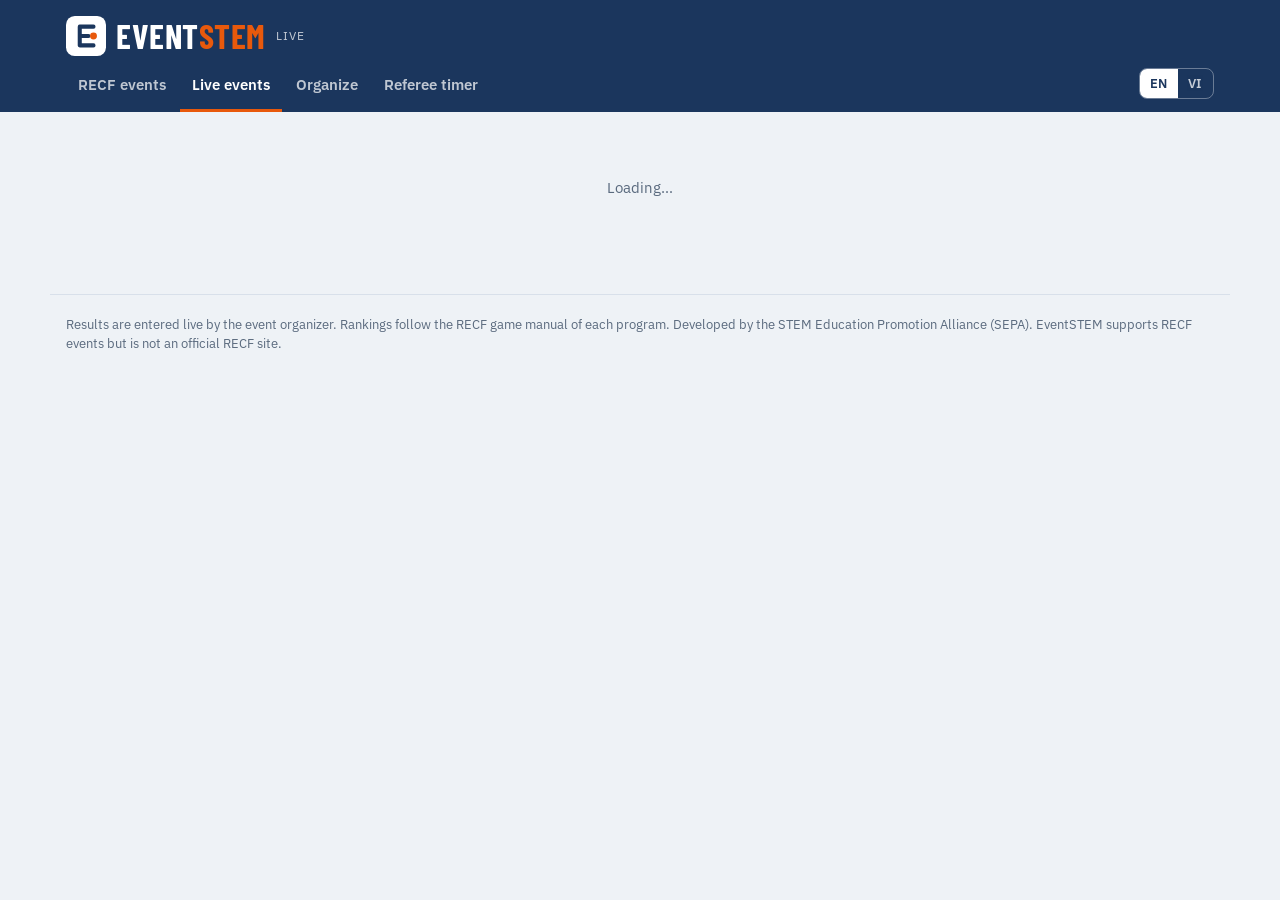
<file: event.html>
<!doctype html>
<html lang="en">
<head>
<meta charset="utf-8">
<meta name="viewport" content="width=device-width, initial-scale=1, viewport-fit=cover">
<title>EventSTEM Live</title>
<meta name="description" content="Live schedules, scores and rankings for robotics tournaments run on EventSTEM.">
<meta property="og:site_name" content="EventSTEM">
<meta property="og:title" content="EventSTEM Live: robotics tournaments, live">
<meta property="og:description" content="Live schedules, scores and rankings for robotics tournaments run on EventSTEM.">
<meta property="og:url" content="https://eventstem.com/event.html">
<meta property="og:type" content="website">
<meta property="og:image" content="https://eventstem.com/assets/og-image.png">
<meta property="og:image:width" content="1200">
<meta property="og:image:height" content="630">
<meta property="og:image:alt" content="EventSTEM: Every robotics match, live.">
<meta name="twitter:card" content="summary_large_image">
<meta name="twitter:image" content="https://eventstem.com/assets/og-image.png">
<link rel="icon" href="favicon.svg" type="image/svg+xml">
<link rel="icon" href="favicon-32.png" sizes="32x32" type="image/png">
<link rel="apple-touch-icon" href="apple-touch-icon.png">
<meta name="theme-color" content="#1b365d">
<meta name="color-scheme" content="light dark">
<link rel="preconnect" href="https://fonts.googleapis.com">
<link rel="stylesheet" href="https://fonts.googleapis.com/css2?family=Barlow+Condensed:wght@600;700&family=IBM+Plex+Sans:wght@400;500;600&family=IBM+Plex+Mono:wght@500&display=swap">
<link rel="stylesheet" href="css/app.css">
</head>
<body>
<header class="band"><div class="wrap">
  <a class="brand" href="event.html"><img class="mark" src="assets/logo-mark-white.svg" alt="" width="40" height="40"><h1>Event<span>STEM</span></h1><small data-vi="Trực tiếp">Live</small></a>
  <div class="navrow">
    <nav class="views" aria-label="Main" data-vi-aria="Mục chính">
      <a href="index.html" data-vi="Giải RECF">RECF events</a>
      <a href="event.html" aria-current="page" data-vi="Giải trực tiếp">Live events</a>
      <a href="manage.html" data-vi="Tổ chức giải">Organize</a>
      <a href="timer.html" data-vi="Đồng hồ trọng tài">Referee timer</a>
    </nav>
    <div class="tools"><div class="lang" role="group" aria-label="Language / Ngôn ngữ"><button type="button" data-l="en" lang="en" aria-pressed="true">EN</button><button type="button" data-l="vi" lang="vi" aria-pressed="false">VI</button></div></div>
  </div>
</div></header>

<main class="wrap">
  <div class="banner demo" id="demoBanner" hidden data-vi="&lt;b&gt;Chế độ demo.&lt;/b&gt; Trang đang hiện dữ liệu thử lưu trong trình duyệt này, chưa kết nối máy chủ."><b>Demo mode.</b> Showing test data stored in this browser; no server is connected yet.</div>
  <div id="app"><p class="empty" data-vi="Đang tải…">Loading…</p></div>
</main>

<footer class="wrap" data-vi="Kết quả do đơn vị tổ chức nhập và cập nhật trực tiếp. Xếp hạng theo Game Manual RECF của từng chương trình. Phát triển bởi STEM Education Promotion Alliance (SEPA). EventSTEM hỗ trợ các giải RECF nhưng không phải trang chính thức của RECF.">Results are entered live by the event organizer. Rankings follow the RECF game manual of each program. Developed by the STEM Education Promotion Alliance (SEPA). EventSTEM supports RECF events but is not an official RECF site.</footer>

<script src="js/config.js"></script>
<script src="js/vendor/supabase-2.117.3.js"></script>
<script src="js/engage.js"></script>
<script src="js/achieve.js"></script>
<script src="js/adc.js"></script>
<script src="js/adcpro.js"></script>
<script src="js/rules.js"></script>
<script src="js/i18n.js"></script>
<script src="js/store.js"></script>
<script src="js/views.js"></script>
<script src="js/event.js"></script>
</body>
</html>
</file>
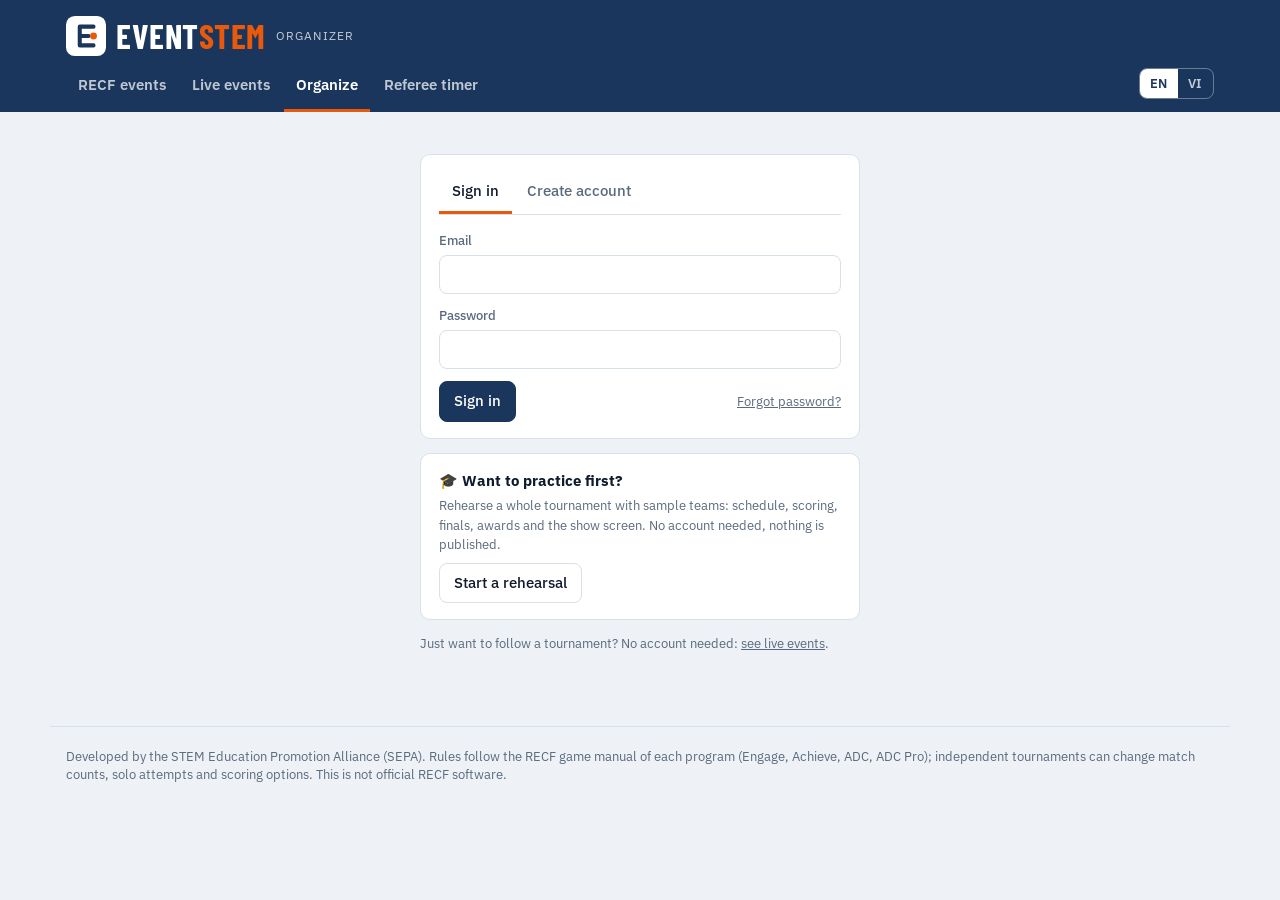
<file: manage.html>
<!doctype html>
<html lang="en">
<head>
<meta charset="utf-8">
<meta name="viewport" content="width=device-width, initial-scale=1, viewport-fit=cover">
<title>EventSTEM Organizer</title>
<meta name="description" content="Run robotics tournaments: register teams, generate match schedules, score matches and publish live rankings.">
<meta name="robots" content="noindex">
<meta property="og:site_name" content="EventSTEM">
<meta property="og:title" content="EventSTEM Organizer: run your robotics tournament">
<meta property="og:description" content="Run robotics tournaments: register teams, generate match schedules, score matches and publish live rankings.">
<meta property="og:url" content="https://eventstem.com/manage.html">
<meta property="og:type" content="website">
<meta property="og:image" content="https://eventstem.com/assets/og-image.png">
<meta property="og:image:width" content="1200">
<meta property="og:image:height" content="630">
<meta property="og:image:alt" content="EventSTEM: Every robotics match, live.">
<meta name="twitter:card" content="summary_large_image">
<meta name="twitter:image" content="https://eventstem.com/assets/og-image.png">
<link rel="icon" href="favicon.svg" type="image/svg+xml">
<link rel="icon" href="favicon-32.png" sizes="32x32" type="image/png">
<link rel="apple-touch-icon" href="apple-touch-icon.png">
<meta name="theme-color" content="#1b365d">
<meta name="color-scheme" content="light dark">
<link rel="preconnect" href="https://fonts.googleapis.com">
<link rel="stylesheet" href="https://fonts.googleapis.com/css2?family=Barlow+Condensed:wght@600;700&family=IBM+Plex+Sans:wght@400;500;600&family=IBM+Plex+Mono:wght@500&display=swap">
<link rel="stylesheet" href="css/app.css">
</head>
<body>
<header class="band"><div class="wrap">
  <a class="brand" href="manage.html"><img class="mark" src="assets/logo-mark-white.svg" alt="" width="40" height="40"><h1>Event<span>STEM</span></h1><small data-vi="Ban tổ chức">Organizer</small></a>
  <div class="navrow">
    <nav class="views" aria-label="Main" data-vi-aria="Mục chính">
      <a href="index.html" data-vi="Giải RECF">RECF events</a>
      <a href="event.html" data-vi="Giải trực tiếp">Live events</a>
      <a href="manage.html" aria-current="page" data-vi="Tổ chức giải">Organize</a>
      <a href="timer.html" data-vi="Đồng hồ trọng tài">Referee timer</a>
    </nav>
    <div class="tools">
      <div class="who" id="who" hidden></div>
      <div class="lang" role="group" aria-label="Language / Ngôn ngữ"><button type="button" data-l="en" lang="en" aria-pressed="true">EN</button><button type="button" data-l="vi" lang="vi" aria-pressed="false">VI</button></div>
    </div>
  </div>
</div></header>

<main class="wrap">
  <div class="banner demo" id="demoBanner" hidden></div>
  <div id="app"><p class="empty" data-vi="Đang tải…">Loading…</p></div>
</main>

<footer class="wrap" data-vi="Phát triển bởi STEM Education Promotion Alliance (SEPA). Luật thi đấu theo Game Manual RECF của từng chương trình (Engage, Achieve, ADC, ADC Pro); giải tự tổ chức có thể đổi số trận, số lượt solo và cách tính. Đây không phải phần mềm chính thức của RECF.">Developed by the STEM Education Promotion Alliance (SEPA). Rules follow the RECF game manual of each program (Engage, Achieve, ADC, ADC Pro); independent tournaments can change match counts, solo attempts and scoring options. This is not official RECF software.</footer>

<script src="js/config.js"></script>
<script src="js/vendor/supabase-2.117.3.js"></script>
<script src="js/engage.js"></script>
<script src="js/achieve.js"></script>
<script src="js/adc.js"></script>
<script src="js/adcpro.js"></script>
<script src="js/rules.js"></script>
<script src="js/i18n.js"></script>
<script src="js/geo.js"></script>
<script src="js/store.js"></script>
<script src="js/views.js"></script>
<script src="js/partners.js"></script>
<script src="js/timing.js"></script>
<script src="js/manage.js"></script>
</body>
</html>
</file>
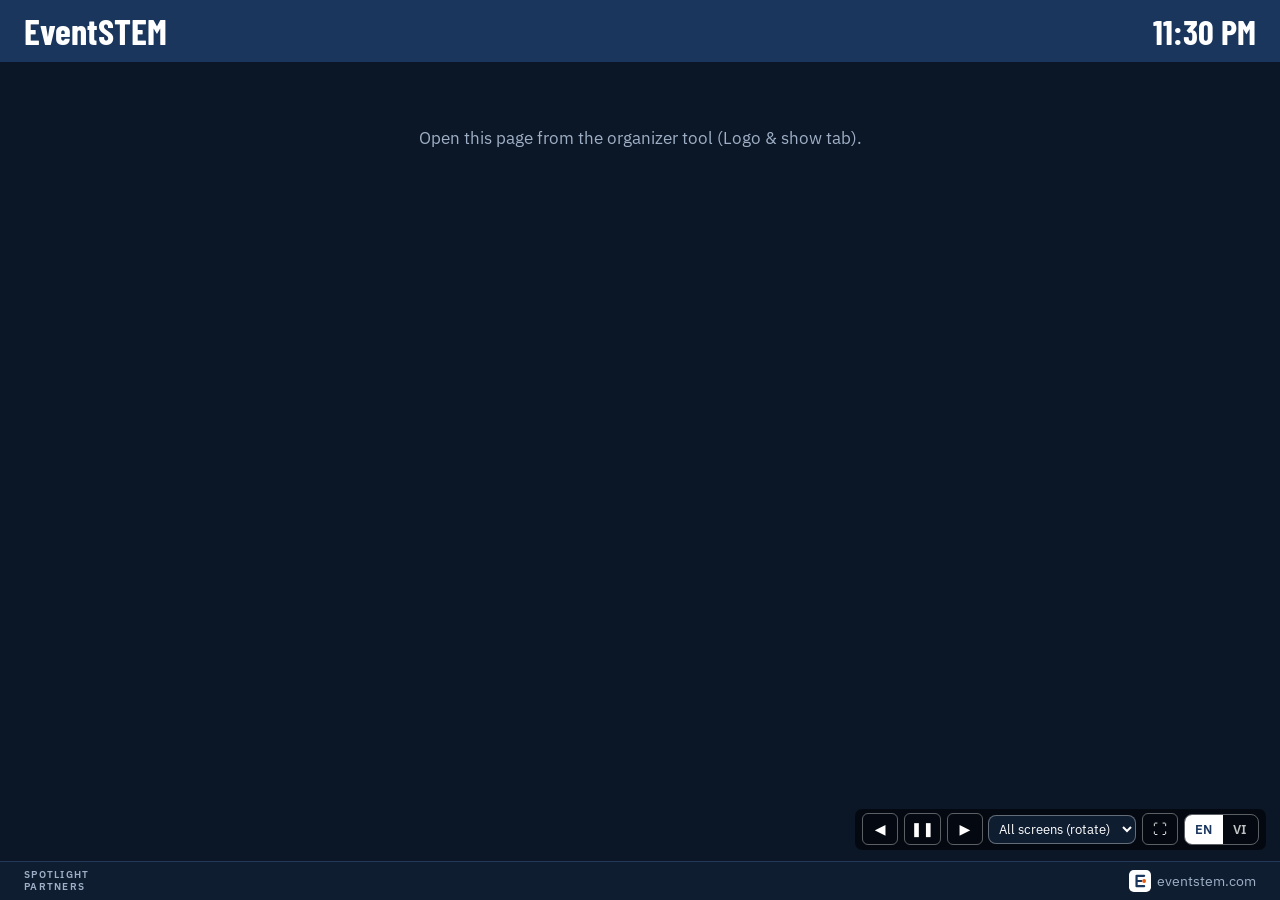
<file: show.html>
<!doctype html>
<html lang="en">
<head>
<meta charset="utf-8">
<meta name="viewport" content="width=device-width, initial-scale=1, viewport-fit=cover">
<title>EventSTEM Show</title>
<meta name="robots" content="noindex">
<link rel="icon" href="favicon.svg" type="image/svg+xml">
<link rel="icon" href="favicon-32.png" sizes="32x32" type="image/png">
<meta name="theme-color" content="#1b365d">
<meta name="color-scheme" content="light dark">
<link rel="preconnect" href="https://fonts.googleapis.com">
<link rel="stylesheet" href="https://fonts.googleapis.com/css2?family=Barlow+Condensed:wght@600;700&family=IBM+Plex+Sans:wght@400;500;600&family=IBM+Plex+Mono:wght@500&display=swap">
<link rel="stylesheet" href="css/app.css">
</head>
<body class="show">
<!-- Màn hình trình chiếu tại sân: show.html?id=<mã giải>. Phím: ← → chuyển màn, Space tạm dừng, F toàn màn hình. -->
<header class="show-head">
  <div class="show-org" id="shOrg"></div>
  <div class="show-title"><h1 id="shName">EventSTEM</h1><div id="shSub" class="show-sub"></div></div>
  <div class="show-clock"><b id="shClock"></b><span id="shPage"></span></div>
</header>
<main class="show-main" id="shMain"><p class="empty" data-vi="Đang tải…">Loading…</p></main>
<footer class="show-foot">
  <div class="show-spons" id="shSpons"></div>
  <div class="show-spot" id="shSpot"><small>Spotlight Partners</small><div class="show-spot-view"><div class="show-spot-track" id="shSpotTrack"></div></div></div>
  <div class="show-brand"><img src="assets/logo-mark-white.svg" alt="" width="22" height="22"> eventstem.com</div>
</footer>
<!-- Lớp phủ livestream (&screen=overlay) -->
<div class="ov" id="shOverlay" hidden>
  <div class="ov-top" id="ovTop"></div>
  <div class="ov-spons" id="ovSpons"></div>
  <div class="ov-last" id="ovLast" hidden></div>
  <div class="ov-bar" id="ovBar"></div>
</div>
<div class="show-ctl" id="shCtl" role="toolbar" aria-label="Show controls" data-vi-aria="Điều khiển trình chiếu">
  <button type="button" data-a="prev" aria-label="Previous" data-vi-aria="Màn trước">◀</button>
  <button type="button" data-a="pause" id="shPause" aria-label="Pause" data-vi-aria="Tạm dừng">❚❚</button>
  <button type="button" data-a="next" aria-label="Next" data-vi-aria="Màn sau">▶</button>
  <select id="shScreen" aria-label="Screen" data-vi-aria="Màn hình"></select>
  <button type="button" data-a="full" aria-label="Full screen" data-vi-aria="Toàn màn hình">⛶</button>
  <div class="lang" role="group" aria-label="Language / Ngôn ngữ"><button type="button" data-l="en" lang="en" aria-pressed="true">EN</button><button type="button" data-l="vi" lang="vi" aria-pressed="false">VI</button></div>
</div>

<script src="js/config.js"></script>
<script src="js/vendor/supabase-2.117.3.js"></script>
<script src="js/engage.js"></script>
<script src="js/achieve.js"></script>
<script src="js/adc.js"></script>
<script src="js/adcpro.js"></script>
<script src="js/rules.js"></script>
<script src="js/i18n.js"></script>
<script src="js/store.js"></script>
<script src="js/views.js"></script>
<script src="js/partners.js"></script>
<script src="js/show.js"></script>
</body>
</html>
</file>
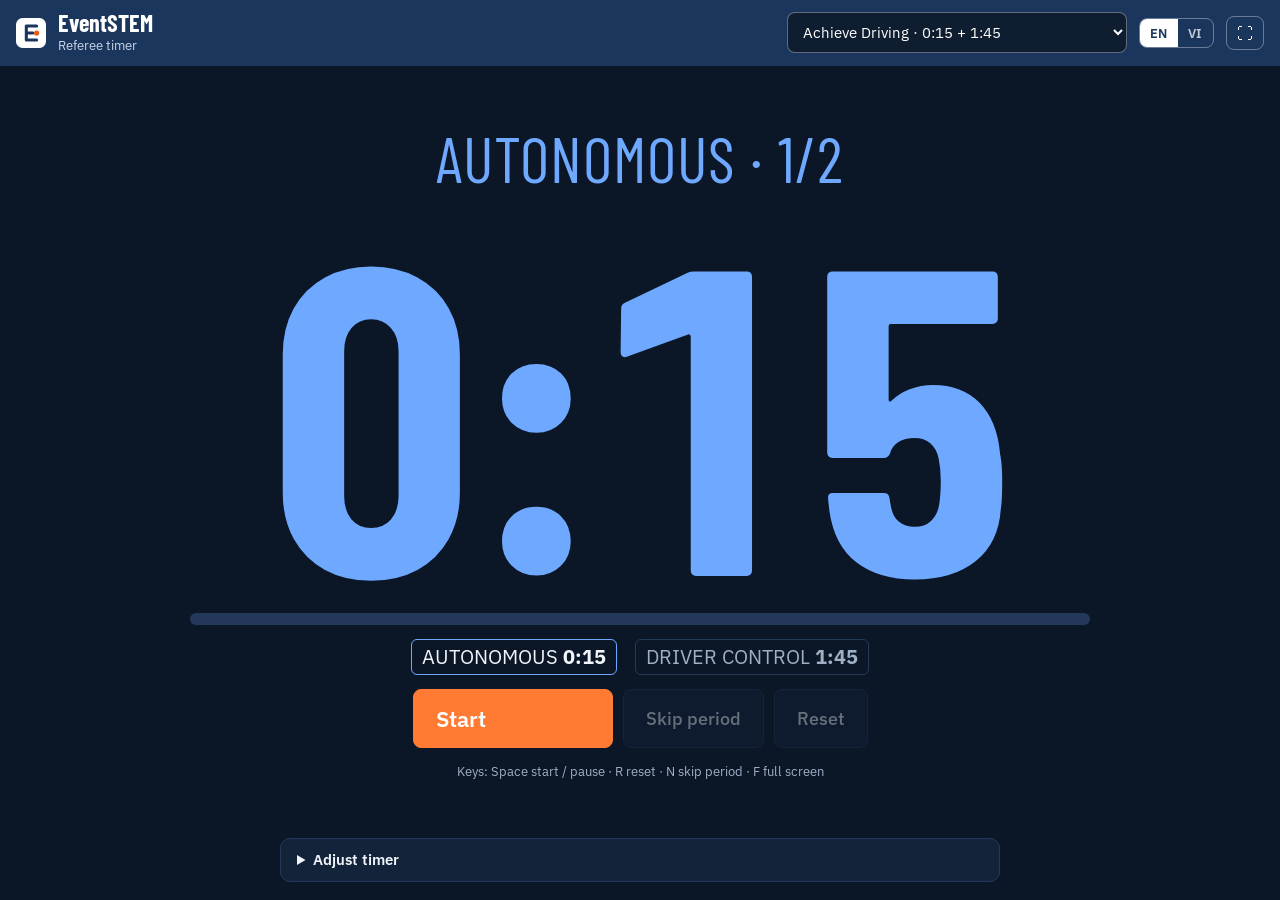
<file: timer.html>
<!doctype html>
<html lang="en">
<head>
<meta charset="utf-8">
<meta name="viewport" content="width=device-width, initial-scale=1, viewport-fit=cover">
<title>EventSTEM Timer</title>
<meta name="description" content="Match timer for robotics referees: autonomous and driver control periods, with sound.">
<meta name="robots" content="noindex">
<link rel="icon" href="favicon.svg" type="image/svg+xml">
<link rel="icon" href="favicon-32.png" sizes="32x32" type="image/png">
<link rel="apple-touch-icon" href="apple-touch-icon.png">
<meta name="theme-color" content="#1b365d">
<meta name="color-scheme" content="dark">
<link rel="preconnect" href="https://fonts.googleapis.com">
<link rel="stylesheet" href="https://fonts.googleapis.com/css2?family=Barlow+Condensed:wght@600;700&family=IBM+Plex+Sans:wght@400;500;600&family=IBM+Plex+Mono:wght@500&display=swap">
<link rel="stylesheet" href="css/app.css">
</head>
<body class="timer">
<!-- Đồng hồ trọng tài: timer.html (dùng bảng có sẵn) hoặc timer.html?id=<mã giải> (dùng bảng giờ ban tổ chức đã lưu), &preset=<id> chọn bảng.
     Phím: Space bắt đầu / tạm dừng, R về đầu, N bỏ qua phần đang chạy, F toàn màn hình. -->
<header class="tm-head">
  <a class="tm-home" href="index.html" aria-label="EventSTEM home" data-vi-aria="Trang chủ EventSTEM"><img src="assets/logo-mark-white.svg" alt="" width="30" height="30"></a>
  <div class="tm-org" id="tmOrg"></div>
  <div class="tm-title"><h1 id="tmName">EventSTEM</h1><div class="tm-sub" data-vi="Đồng hồ trọng tài">Referee timer</div></div>
  <label class="tm-pick" id="tmEvW" hidden><span class="sr" data-vi="Giải">Event</span><select id="tmEvent" aria-label="Event" data-vi-aria="Giải"></select></label>
  <label class="tm-pick"><span class="sr" data-vi="Bảng giờ">Timer</span><select id="tmPreset" aria-label="Timer" data-vi-aria="Bảng giờ"></select></label>
  <div class="lang" role="group" aria-label="Language / Ngôn ngữ"><button type="button" data-l="en" lang="en" aria-pressed="true">EN</button><button type="button" data-l="vi" lang="vi" aria-pressed="false">VI</button></div>
  <button type="button" class="tm-icon" id="tmFull" aria-label="Full screen" data-vi-aria="Toàn màn hình">⛶</button>
</header>
<main class="tm-main" id="tmMain" data-kind="auto" data-status="ready">
  <div class="tm-phase" id="tmPhase" aria-live="polite"></div>
  <div class="tm-time" id="tmTime" role="timer" aria-live="off">0:00</div>
  <div class="tm-bar"><i id="tmBar"></i></div>
  <ol class="tm-steps" id="tmSteps"></ol>
  <div class="tm-btns">
    <button type="button" class="btn tm-go" id="tmGo" data-vi="Bắt đầu">Start</button>
    <button type="button" class="btn" id="tmSkip" data-vi="Bỏ qua phần này">Skip period</button>
    <button type="button" class="btn" id="tmReset" data-vi="Về đầu">Reset</button>
  </div>
  <p class="tm-keys" data-vi="Phím: Space bắt đầu / tạm dừng · R về đầu · N bỏ qua phần này · F toàn màn hình">Keys: Space start / pause · R reset · N skip period · F full screen</p>
</main>
<details class="tm-adj" id="tmAdj">
  <summary data-vi="Tuỳ chỉnh bảng giờ">Adjust timer</summary>
  <form id="fTimer" class="tm-form"></form>
</details>

<script src="js/config.js"></script>
<script src="js/vendor/supabase-2.117.3.js"></script>
<script src="js/engage.js"></script>
<script src="js/achieve.js"></script>
<script src="js/adc.js"></script>
<script src="js/adcpro.js"></script>
<script src="js/rules.js"></script>
<script src="js/i18n.js"></script>
<script src="js/store.js"></script>
<script src="js/timing.js"></script>
<script src="js/timer.js"></script>
</body>
</html>
</file>
<file: css/app.css>
/* Giao diện chung cho manage.html và event.html. Cùng bộ màu, phông với index.html. */
:root{
  --bg:#eef2f6; --surface:#ffffff; --ink:#0f1b2d; --mut:#5a6a7e; --line:#d8e0ea; --navy:#1b365d; --navy-ink:#ffffff; --signal:#e8590c; --soft:#e4ebf3;
  --engage:#2563c9; --red:#c42b2b; --blue:#2563c9; --ok:#1f8a4c; --warn:#b7791f; --bad:#b42318;
  --f-disp:"Barlow Condensed","Arial Narrow",Arial,sans-serif; --f-body:"IBM Plex Sans",system-ui,-apple-system,"Segoe UI",sans-serif; --f-mono:"IBM Plex Mono",ui-monospace,Menlo,monospace;
}
@media (prefers-color-scheme: dark){:root:not([data-theme="light"]){
  --bg:#0b121c; --surface:#121c2a; --ink:#e8eef6; --mut:#93a3b8; --line:#243246; --navy:#16304f; --signal:#ff7a33; --soft:#1a2738;
  --engage:#6b9cf0; --red:#f07167; --blue:#6b9cf0; --ok:#4cc17e; --warn:#e0b04a; --bad:#f07167; color-scheme:dark}}
:root[data-theme="dark"]{
  --bg:#0b121c; --surface:#121c2a; --ink:#e8eef6; --mut:#93a3b8; --line:#243246; --navy:#16304f; --signal:#ff7a33; --soft:#1a2738;
  --engage:#6b9cf0; --red:#f07167; --blue:#6b9cf0; --ok:#4cc17e; --warn:#e0b04a; --bad:#f07167; color-scheme:dark}
*{box-sizing:border-box}
html{-webkit-text-size-adjust:100%}
body{margin:0;background:var(--bg);color:var(--ink);font-family:var(--f-body);font-size:15px;line-height:1.5}
[hidden]{display:none!important}
a{color:inherit}
button,input,select,textarea{font:inherit;color:inherit}
:focus-visible{outline:2px solid var(--signal);outline-offset:2px}
.wrap{max-width:1180px;margin:0 auto;padding-left:max(16px,env(safe-area-inset-left,0px));padding-right:max(16px,env(safe-area-inset-right,0px))}

/* header */
.band{background:var(--navy);color:var(--navy-ink)}
.band .wrap{padding-block:16px 0;display:flex;flex-wrap:wrap;gap:8px 24px;align-items:flex-end;justify-content:space-between}
.brand{display:flex;align-items:center;gap:10px;text-decoration:none}
.brand .mark{width:40px;height:40px;flex:none}
.brand h1{font-family:var(--f-disp);font-weight:700;font-size:34px;line-height:1;margin:0;letter-spacing:.5px;text-transform:uppercase}
.brand h1 span{color:var(--signal)}
.brand small{font-size:12px;letter-spacing:1.2px;text-transform:uppercase;opacity:.75}
.navrow{display:flex;align-items:center;justify-content:space-between;gap:12px;flex-wrap:wrap;width:100%}
.views{display:flex;gap:2px;flex-wrap:wrap}
.views a{color:var(--navy-ink);opacity:.72;text-decoration:none;font-weight:600;padding:10px 12px 12px;border-bottom:3px solid transparent}
.views a[aria-current="page"]{opacity:1;border-bottom-color:var(--signal)}
.views a:hover{opacity:1}
.tools{display:flex;align-items:center;gap:10px;padding-bottom:8px}
.lang{display:inline-flex;border:1px solid rgba(255,255,255,.35);border-radius:8px;overflow:hidden}
.lang button{border:0;background:transparent;color:var(--navy-ink);opacity:.75;padding:5px 10px;font-size:12.5px;font-weight:600;letter-spacing:.6px;cursor:pointer}
.lang button[aria-pressed="true"]{background:var(--navy-ink);color:var(--navy);opacity:1}
.who{font-size:13px;opacity:.85;display:flex;gap:8px;align-items:center}
.who button{background:none;border:1px solid rgba(255,255,255,.35);color:var(--navy-ink);border-radius:6px;padding:3px 9px;cursor:pointer;font-size:12.5px}

/* blocks */
main{padding-block:18px 48px}
.banner{border-radius:8px;padding:10px 14px;font-size:14px;margin-bottom:14px;border:1px solid}
.banner.demo{background:color-mix(in srgb,var(--warn) 14%,var(--surface));border-color:color-mix(in srgb,var(--warn) 45%,transparent)}
.banner.info{background:var(--soft);border-color:var(--line)}
.banner.err{background:color-mix(in srgb,var(--bad) 12%,var(--surface));border-color:color-mix(in srgb,var(--bad) 45%,transparent)}
.card{background:var(--surface);border:1px solid var(--line);border-radius:10px;padding:16px 18px;margin-bottom:14px;min-width:0}
.card h2,.card h3{margin:0 0 10px}
h2.t{font-family:var(--f-disp);font-size:26px;letter-spacing:.4px;text-transform:uppercase;margin:0 0 12px;line-height:1.1}
h3.t{font-size:12px;letter-spacing:1.2px;text-transform:uppercase;color:var(--mut);margin:18px 0 8px}
.mut{color:var(--mut)} .small{font-size:13px}
.row{display:flex;flex-wrap:wrap;gap:10px;align-items:center}
.row.end{justify-content:flex-end}
.spread{display:flex;flex-wrap:wrap;gap:10px;align-items:center;justify-content:space-between}
.grid2{display:grid;grid-template-columns:repeat(auto-fit,minmax(220px,1fr));gap:12px 16px}
.narrow{max-width:440px;margin:24px auto}

/* forms */
label.f{display:flex;flex-direction:column;gap:4px;font-size:13px;color:var(--mut);min-width:0}
label.f > span{font-weight:500}
input[type=text],input[type=email],input[type=password],input[type=number],input[type=date],input[type=time],input[type=search],select,textarea{
  width:100%;padding:9px 11px;border:1px solid var(--line);border-radius:8px;background:var(--surface);color:var(--ink);min-width:0}
textarea{min-height:130px;font-family:var(--f-mono);font-size:13px}
label.ck{display:inline-flex;gap:6px;align-items:center;font-size:14px;cursor:pointer}
.btn{display:inline-flex;align-items:center;gap:6px;border:1px solid var(--line);background:var(--surface);border-radius:8px;padding:8px 14px;cursor:pointer;font-weight:500;text-decoration:none;white-space:nowrap}
.btn:hover{border-color:var(--mut)}
.btn.pri{background:var(--navy);border-color:var(--navy);color:var(--navy-ink)}
.btn.acc{background:var(--signal);border-color:var(--signal);color:#fff}
.btn.danger{color:var(--bad);border-color:color-mix(in srgb,var(--bad) 45%,var(--line))}
.btn.sm{padding:4px 10px;font-size:13px}
.btn:disabled{opacity:.5;cursor:not-allowed}
.linkbtn{background:none;border:0;padding:0;color:var(--mut);text-decoration:underline;cursor:pointer;font-size:13px}

/* tabs */
.tabs{display:flex;gap:2px;border-bottom:1px solid var(--line);margin-bottom:16px;overflow-x:auto}
.tabs a,.tabs button{border:0;background:none;padding:9px 13px;cursor:pointer;border-bottom:3px solid transparent;font-weight:500;color:var(--mut);text-decoration:none;white-space:nowrap}
.tabs [aria-selected="true"],.tabs [aria-current="page"]{color:var(--ink);border-bottom-color:var(--signal)}

/* tables */
.tbl{overflow-x:auto;background:var(--surface);border:1px solid var(--line);border-radius:10px}
table{width:100%;border-collapse:collapse;font-size:14px}
th{text-align:left;font-size:11.5px;letter-spacing:.8px;text-transform:uppercase;color:var(--mut);font-weight:600;padding:8px 10px;border-bottom:2px solid var(--line);white-space:nowrap}
td{padding:7px 10px;border-bottom:1px solid var(--line);vertical-align:middle}
tr:last-child td{border-bottom:0}
td.n,th.n{text-align:right;font-variant-numeric:tabular-nums}
td.c,th.c{text-align:center}
.code{font-family:var(--f-mono);font-size:12.5px}
.pos{font-family:var(--f-disp);font-size:22px;font-weight:700;width:48px;font-variant-numeric:tabular-nums}
tr:nth-child(-n+3) .pos.top{color:var(--signal)}
.big{font-family:var(--f-disp);font-size:22px;font-weight:700;font-variant-numeric:tabular-nums}
.tm-r{color:var(--red);font-weight:600} .tm-b{color:var(--blue);font-weight:600}
.star{color:var(--warn);font-weight:700}
.pill{display:inline-block;font-size:12px;font-weight:600;padding:2px 9px;border-radius:999px;border:1px solid currentColor;white-space:nowrap}
.s-draft{color:var(--mut)} .s-published{color:var(--engage)} .s-live{color:var(--ok)} .s-completed{color:var(--mut)}
.s-pending{color:var(--warn)} .s-approved{color:var(--ok)} .s-rejected{color:var(--bad)}
.tag{display:inline-block;background:var(--soft);border-radius:5px;padding:1px 7px;font-size:12px;margin:1px 3px 1px 0}
.done td{background:color-mix(in srgb,var(--ok) 6%,transparent)}
.sc{display:flex;gap:6px;justify-content:flex-end;align-items:center;flex-wrap:wrap}
.score-in{width:84px!important;text-align:right}
.stop-in{width:64px!important;text-align:right}
select.st{width:auto;padding:5px 6px;font-size:13px}
.empty{padding:32px 0;text-align:center;color:var(--mut)}
.toast{position:fixed;left:50%;bottom:calc(20px + env(safe-area-inset-bottom,0px));transform:translateX(-50%);background:var(--ink);color:var(--bg);padding:10px 16px;border-radius:8px;font-size:14px;z-index:50;max-width:calc(100% - 32px);box-shadow:0 6px 24px rgba(0,0,0,.25)}
.toast.err{background:var(--bad);color:#fff}
.ev-list{display:grid;gap:8px}
.ev-item{display:grid;grid-template-columns:minmax(0,1fr) auto;gap:6px 14px;align-items:center;background:var(--surface);border:1px solid var(--line);border-left:4px solid var(--engage);border-radius:8px;padding:12px 16px;text-decoration:none}
.ev-item:hover{border-color:var(--mut);border-left-color:var(--engage)}
.ev-item .t{font-weight:600;line-height:1.3}
.ev-item .m{font-size:13px;color:var(--mut);display:flex;flex-wrap:wrap;gap:4px 12px}
.champ{border:2px solid var(--signal);border-radius:10px;padding:14px 18px;margin-bottom:14px;background:color-mix(in srgb,var(--signal) 8%,var(--surface))}
.champ b{font-family:var(--f-disp);font-size:26px;letter-spacing:.3px}
footer{color:var(--mut);font-size:12.5px;padding-block:20px 32px;border-top:1px solid var(--line)}
@media (max-width:760px){
  .brand h1{font-size:28px}
  .brand .mark{width:32px;height:32px}
  td,th{padding:6px 7px}
  .hide-sm{display:none}
  select.st{max-width:96px}
  .sc .btn{width:84px;justify-content:center}
}
@media print{
  .band,.tabs,.no-print,.banner,footer{display:none!important}
  body{background:#fff;color:#000;font-size:12px}
  .tbl,.card{border:0}
}

/* ---------- Màn hình trình chiếu (show.html) ---------- */
body.show{--bg:#0b1626;--surface:#13233a;--ink:#f1f5fb;--mut:#9fb0c6;--line:#24395a;--soft:#1c3150;--red:#ff6b6b;--blue:#6ea8ff;--signal:#ff7a33;
  color-scheme:dark;height:100vh;overflow:hidden;display:grid;grid-template-rows:auto 1fr auto;font-size:clamp(14px,1.35vw,40px)}
.show-head{display:flex;align-items:center;gap:1.2em;padding:.7em 1.4em;background:#1b365d;color:#fff}
.show-org img{max-height:3.6em;max-width:12em;display:block;background:#fff;border-radius:.4em;padding:.25em .5em}
.show-org:empty{display:none}
.show-title{flex:1;min-width:0}
.show-title h1{margin:0;font-family:var(--f-disp);font-size:2.1em;line-height:1.05;white-space:nowrap;overflow:hidden;text-overflow:ellipsis}
.show-sub{color:#c9d6e8;font-size:.9em}
.show-clock{text-align:right;font-family:var(--f-disp)}
.show-clock b{display:block;font-size:2em;line-height:1}
.show-clock span{color:#c9d6e8;font-size:.85em}
.show-main{padding:.8em 1.4em;overflow:hidden;min-height:0}
.show-h{font-family:var(--f-disp);font-size:1.9em;margin:0 0 .4em;color:var(--signal);letter-spacing:.3px}
.show-slide{transform-origin:top left}
.show table{font-size:1em}
.show th{font-size:.7em}
.show .code{font-size:.9em}
.show .small{font-size:.75em}
.show .pos,.show .big{font-size:1.5em}
.show .hide-sm{display:table-cell}
.show .card{padding:.6em .8em}
.show .champ b{font-size:1.6em}
.show .t{font-size:1.1em}
.show-cols{display:grid;grid-template-columns:repeat(auto-fit,minmax(22em,1fr));gap:1.2em;align-items:start}
.show-cols h2{font-family:var(--f-disp);font-size:1.3em;margin:0 0 .4em;color:var(--mut);text-transform:uppercase;letter-spacing:.5px}
.show-match{background:var(--surface);border:1px solid var(--line);border-radius:.5em;padding:.5em .8em;margin-bottom:.6em;display:grid;grid-template-columns:1fr auto;gap:.2em 1em;align-items:center}
.show-mhead{grid-column:1/-1;display:flex;justify-content:space-between;color:var(--mut);font-size:.85em}
.show-mhead b{color:var(--ink);font-family:var(--f-disp);font-size:1.25em}
.show-mbody{display:grid;grid-template-columns:1fr auto 1fr;gap:.8em;align-items:center}
.show-side.red b{color:var(--red)} .show-side.blue b{color:var(--blue)}
.show-side span{color:var(--mut);font-size:.85em}
.show-vs{color:var(--mut);font-family:var(--f-disp)}
.show-score{font-family:var(--f-disp);font-size:2em;font-weight:700;font-variant-numeric:tabular-nums}
.show-score .r{color:var(--red)} .show-score .b{color:var(--blue)}
.show-awards{display:grid;grid-template-columns:repeat(auto-fit,minmax(20em,1fr));gap:.6em}
.show-award{background:var(--surface);border:1px solid var(--line);border-radius:.5em;padding:.6em .9em}
.show-award span:first-child{display:block;font-family:var(--f-disp);font-size:1.3em;color:var(--signal)}
.show-sponsor-grid{display:grid;grid-template-columns:repeat(auto-fit,minmax(14em,1fr));gap:1.2em;align-items:center}
.show-sponsor-grid figure{margin:0;background:#fff;border-radius:.6em;padding:1em;text-align:center}
.show-sponsor-grid img{max-width:100%;max-height:7em;object-fit:contain}
.show-sponsor-grid figcaption{color:#3b4a5e;margin-top:.4em;font-size:.9em}
.show-welcome{text-align:center;padding-top:8vh}
.show-welcome img{max-height:30vh;max-width:60vw;background:#fff;border-radius:.6em;padding:.6em}
.show-welcome h2{font-family:var(--f-disp);font-size:3em;margin:.4em 0 .2em}
.show-foot{font-size:1em;max-width:none;min-width:0;margin:0;color:inherit;display:flex;align-items:center;gap:1em;padding:.4em 1.4em;background:#0f1d31;border-top:1px solid var(--line)}
.show-spons{display:flex;gap:1em;align-items:center;overflow:hidden;min-width:0;max-width:45%;flex:0 1 auto}
.show-spons:empty{display:none}
/* Spotlight Partners: dải logo chạy liên tục ở chân màn hình (show.js, spot*) */
.show-spot{flex:1;min-width:0;display:flex;align-items:center;gap:.8em}
.show-spot>small{flex:none;font-size:.6em;letter-spacing:.12em;text-transform:uppercase;color:var(--mut);font-weight:600;line-height:1.15;max-width:6em}
.show-spot-view{flex:1;min-width:0;overflow:hidden;-webkit-mask-image:linear-gradient(90deg,transparent,#000 4%,#000 96%,transparent);mask-image:linear-gradient(90deg,transparent,#000 4%,#000 96%,transparent)}
.show-spot-track{display:flex;gap:.8em;width:max-content;will-change:transform}
.show-spot-track img{flex:none;width:7em;height:2.4em;object-fit:contain;background:#fff;border-radius:.3em;padding:.2em .5em;box-sizing:border-box}
.show-spons img{height:2.4em;max-width:8em;object-fit:contain;background:#fff;border-radius:.3em;padding:.15em .4em}
.show-brand{display:flex;align-items:center;gap:.4em;color:var(--mut);font-size:.8em}
.show-ctl{position:fixed;right:1em;bottom:3.6em;display:flex;gap:.4em;align-items:center;background:rgba(0,0,0,.55);padding:.3em .5em;border-radius:.5em;transition:opacity .3s;font-size:14px}
.show-ctl>button{background:transparent;color:#fff;border:1px solid rgba(255,255,255,.35);border-radius:6px;min-width:36px;height:32px;cursor:pointer}
body.show.idle{cursor:none} body.show.idle .show-ctl{opacity:0;pointer-events:none}
.show-ctl select{width:auto;font-size:13px;padding:4px 6px;background:#0f1d31;color:#fff;border:1px solid rgba(255,255,255,.35)}
/* Màn "Giải sắp tới" */
.show-events{display:grid;grid-template-columns:repeat(auto-fit,minmax(18em,1fr));gap:.7em}
.show-ev{background:var(--surface);border:1px solid var(--line);border-left:.3em solid var(--signal);border-radius:.5em;padding:.6em .9em}
.show-ev-d{font-family:var(--f-disp);font-size:1.3em;color:var(--signal)}
.show-ev-p{font-size:.7em;letter-spacing:.1em;text-transform:uppercase;color:var(--mut)}
.show-ev-t{font-weight:600;font-size:1.05em;line-height:1.25;margin:.15em 0;display:-webkit-box;-webkit-line-clamp:3;-webkit-box-orient:vertical;overflow:hidden}
.show-ev-m b{white-space:nowrap}
.show-slide[data-k=sched] th:last-child,.show-slide[data-k=sched] td:last-child{display:none}
.show-ev-m{color:var(--mut);font-size:.85em} .show-ev-m b{color:#7ee2a8;font-weight:600}
.show-ev-foot{color:var(--mut);margin-top:.8em}
/* Lớp phủ livestream: chỉ còn logo + dải dưới, nền trong suốt (hoặc xanh / tối) */
body.show.overlay{background:transparent;display:block;font-size:1.25vw}
body.show.overlay[data-bg=green]{background:#00b140}
body.show.overlay[data-bg=dark]{background:#0b1626}
body.show.overlay .show-head,body.show.overlay .show-main,body.show.overlay .show-foot{display:none}
.ov{position:fixed;inset:0;pointer-events:none;color:#fff;font-family:var(--f-body)}
.ov-top{position:absolute;left:2.5vw;top:2.5vw;display:flex;align-items:center;gap:.8em;background:rgba(11,22,38,.82);border-radius:.6em;padding:.5em 1em .5em .5em;max-width:55vw}
.ov-top img{height:3.4em;max-width:10em;object-fit:contain;background:#fff;border-radius:.4em;padding:.2em .4em}
.ov-top b{display:block;font-family:var(--f-disp);font-size:1.6em;line-height:1.05}
.ov-top span{font-size:.85em;color:#c9d6e8}
.ov-spons{position:absolute;right:2.5vw;top:2.5vw}
.ov-spons img{height:4.2em;max-width:14em;object-fit:contain;background:#fff;border-radius:.5em;padding:.35em .7em;display:block}
.ov-last{position:absolute;right:2.5vw;bottom:9.5em;background:rgba(11,22,38,.82);border-radius:.5em;padding:.4em .9em;display:flex;align-items:baseline;gap:.4em;font-family:var(--f-disp)}
.ov-last small{font-family:var(--f-body);font-size:.75em;color:#c9d6e8;margin-right:.4em}
.ov-last b{font-size:1.8em} .ov-last .r{color:#ff6b6b} .ov-last .b{color:#6ea8ff}
.ov-bar{position:absolute;left:2.5vw;right:2.5vw;bottom:2.5vw}
.ov-now{display:grid;grid-template-columns:auto 1fr auto 1fr;align-items:stretch;background:rgba(11,22,38,.9);border-radius:.6em;overflow:hidden}
.ov-tag{background:#e8590c;font-family:var(--f-disp);font-size:1.6em;padding:.3em .7em;display:flex;flex-direction:column;justify-content:center;line-height:1}
.ov-tag small{font-size:.55em;opacity:.9;margin-top:.2em}
.ov-al{display:flex;flex-wrap:wrap;gap:.2em 1.2em;align-items:center;padding:.5em 1em;font-size:1.1em}
.ov-al.red{border-left:.35em solid #ff6b6b} .ov-al.blue{border-right:.35em solid #6ea8ff;justify-content:flex-end;text-align:right}
.ov-al b{font-family:var(--f-mono)} .ov-al.red b{color:#ff8f8f} .ov-al.blue b{color:#9cc2ff}
.ov-vs{align-self:center;font-family:var(--f-disp);font-size:1.5em;color:#9fb0c6;padding:0 .4em}
.ov-next{margin-top:.4em;display:inline-flex;flex-wrap:wrap;gap:.3em 1.2em;background:rgba(11,22,38,.8);border-radius:.4em;padding:.3em .8em;font-size:.85em;color:#c9d6e8}
.ov-next b{color:#fff}
/* Logo trên trang xem trực tiếp */
.ev-logo{max-height:56px;max-width:180px;object-fit:contain;background:#fff;border-radius:6px;padding:4px 8px;border:1px solid var(--line)}
.spons{display:flex;flex-wrap:wrap;gap:10px;align-items:center;margin-top:18px}
.spons img{height:44px;max-width:140px;object-fit:contain;background:#fff;border:1px solid var(--line);border-radius:6px;padding:4px 8px}
/* Tập dượt */
.banner.rehearsal{background:color-mix(in srgb,var(--warn) 14%,var(--surface));border-color:var(--warn)}
.show-rh{font-size:.5em;vertical-align:middle;background:#b7791f;color:#fff;border-radius:.3em;padding:.1em .5em;letter-spacing:1px}
/* ---------- Đồng hồ trọng tài (timer.html, js/timer.js) ---------- */
.sr{position:absolute;width:1px;height:1px;overflow:hidden;clip:rect(0 0 0 0);white-space:nowrap}
body.timer{--bg:#0b1626;--surface:#13233a;--ink:#f1f5fb;--mut:#9fb0c6;--line:#24395a;--soft:#1c3150;--signal:#ff7a33;--ok:#4cc17e;--warn:#e0b04a;--bad:#ff6b6b;
  color-scheme:dark;min-height:100vh;min-height:100dvh;display:flex;flex-direction:column}
.tm-head{display:flex;align-items:center;gap:12px;padding:10px 16px;background:#1b365d;color:#fff;flex-wrap:wrap}
.tm-home img{display:block}
.tm-org img{max-height:44px;max-width:140px;display:block;background:#fff;border-radius:6px;padding:3px 6px}
.tm-org:empty{display:none}
.tm-title{flex:1;min-width:140px}
.tm-title h1{margin:0;font-family:var(--f-disp);font-size:24px;line-height:1.1;white-space:nowrap;overflow:hidden;text-overflow:ellipsis}
.tm-sub{color:#c9d6e8;font-size:13px}
.tm-pick{min-width:0;flex:0 1 340px}
.tm-pick[hidden]{display:none}
.tm-pick select{background:#0f1d31;color:#fff;border-color:rgba(255,255,255,.35);font-size:15px}
.tm-icon{background:transparent;color:#fff;border:1px solid rgba(255,255,255,.35);border-radius:8px;min-width:38px;height:34px;cursor:pointer;font-size:16px}
.tm-main{flex:1;display:flex;flex-direction:column;align-items:center;justify-content:center;gap:14px;padding:16px;text-align:center;--c:var(--blue,#6ea8ff)}
.tm-main[data-kind=lead]{--c:var(--mut)} .tm-main[data-kind=auto]{--c:#6ea8ff} .tm-main[data-kind=driver]{--c:var(--ok)} .tm-main[data-kind=done]{--c:var(--bad)}
.tm-main[data-warn="1"]{--c:var(--warn)}
.tm-phase{font-family:var(--f-disp);font-size:clamp(24px,5vw,64px);letter-spacing:1px;color:var(--c);line-height:1.1;min-height:1.1em}
.tm-main[data-status=wait] .tm-phase{font-size:clamp(20px,3.4vw,44px);color:var(--warn)}
.tm-time{font-family:var(--f-disp);font-weight:700;font-variant-numeric:tabular-nums;font-size:min(34vw,52vh);line-height:.9;color:var(--c);letter-spacing:-.01em}
.tm-main[data-status=pause] .tm-time,.tm-main[data-status=wait] .tm-time{opacity:.55}
.tm-main[data-kind=done] .tm-time{animation:tmBlink 1s steps(2) 3}
@keyframes tmBlink{50%{opacity:.2}}
.tm-bar{width:min(900px,92%);height:12px;background:var(--line);border-radius:6px;overflow:hidden}
.tm-bar i{display:block;height:100%;width:0;background:var(--c)}
.tm-steps{display:flex;flex-wrap:wrap;justify-content:center;gap:8px 18px;list-style:none;margin:0;padding:0;color:var(--mut);font-size:clamp(14px,1.6vw,20px)}
.tm-steps li{padding:2px 10px;border-radius:6px;border:1px solid var(--line)}
.tm-steps li.on{color:var(--ink);border-color:var(--c)} .tm-steps li.past{text-decoration:line-through;opacity:.6}
.tm-btns{display:flex;flex-wrap:wrap;justify-content:center;gap:10px}
.tm-btns .btn{font-size:18px;padding:12px 22px}
.tm-btns .btn:disabled{opacity:.4;cursor:default}
.tm-btns .tm-go{background:var(--signal);border-color:var(--signal);color:#fff;font-weight:600;min-width:200px;font-size:22px}
.tm-keys{color:var(--mut);font-size:12.5px;margin:0}
.tm-adj{margin:0 auto 18px;width:min(720px,calc(100% - 32px));background:var(--surface);border:1px solid var(--line);border-radius:10px;padding:10px 16px}
.tm-adj summary{cursor:pointer;font-weight:600}
.tm-form{display:grid;grid-template-columns:repeat(auto-fit,minmax(220px,1fr));gap:10px 14px;margin-top:10px}
.tm-form>.ck,.tm-form>p,.tm-form>.row{grid-column:1/-1;margin:0}
.tm-form [hidden]{display:none}
body.timer:fullscreen .tm-adj,body.timer:fullscreen .tm-keys{display:none}
@media (max-width:600px){.tm-head{padding:8px 12px}.tm-pick{flex:1 1 100%}.tm-btns .btn{font-size:16px;padding:10px 16px}.tm-btns .tm-go{min-width:0;flex:1 1 100%}}
</file>
